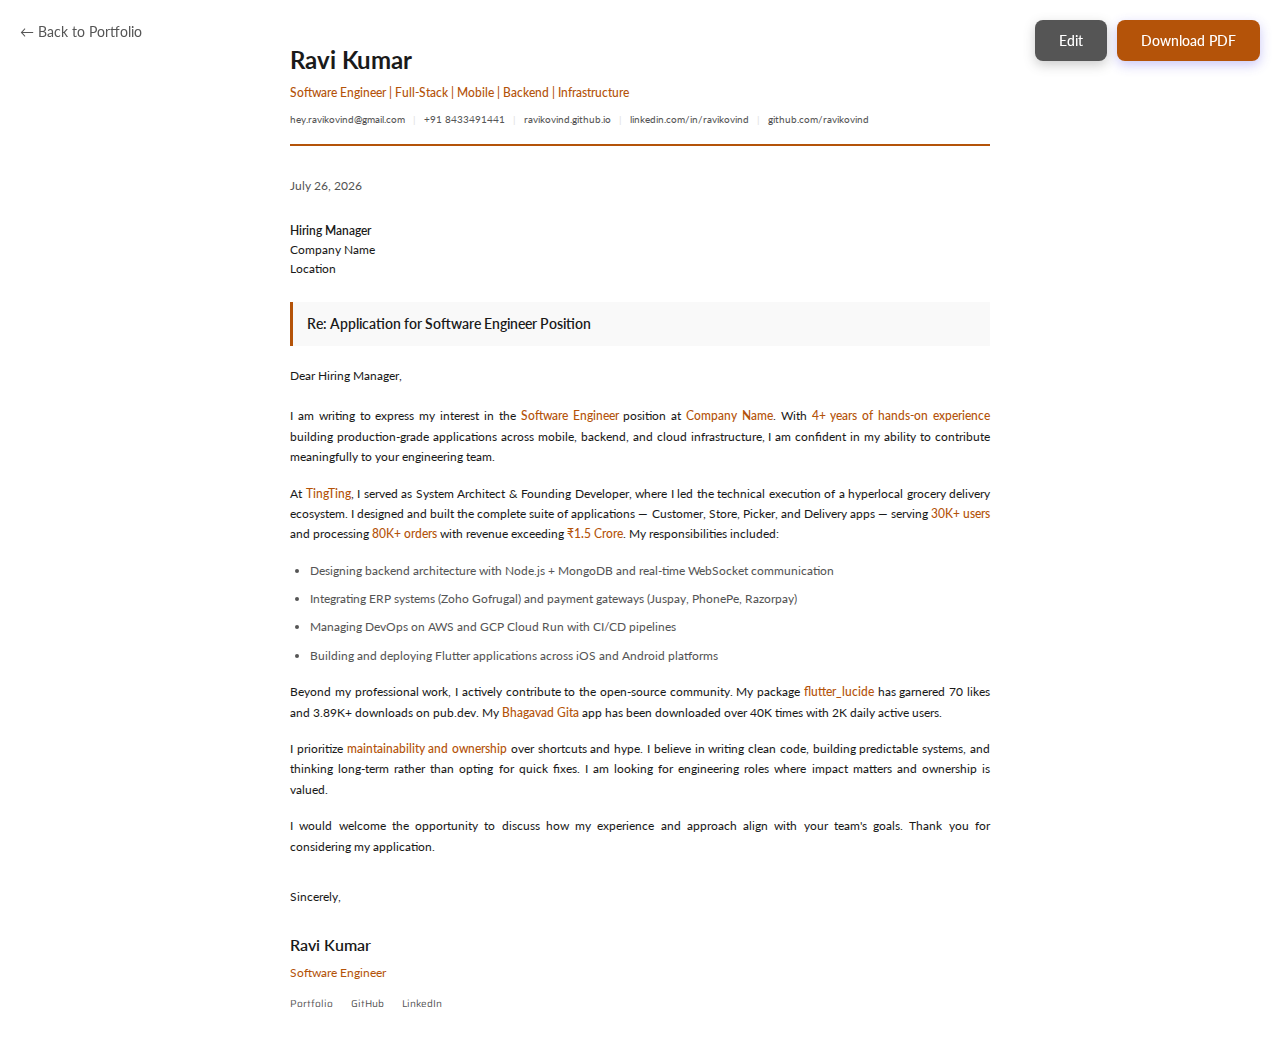
<file: cover-letter.html>
<!DOCTYPE html>
<html lang="en">
  <head>
    <meta charset="UTF-8" />
    <meta name="viewport" content="width=device-width, initial-scale=1.0" />
    <title>Ravi Kumar | Cover Letter</title>
    <link rel="preconnect" href="https://fonts.googleapis.com" />
    <link rel="preconnect" href="https://fonts.gstatic.com" crossorigin />
    <link
      href="https://fonts.googleapis.com/css2?family=Lato:ital,wght@0,300;0,400;0,700;0,900;1,300;1,400;1,700;1,900&family=Saira:wght@300;400;500;600;700&display=swap"
      rel="stylesheet"
    />
    <style>
      * {
        margin: 0;
        padding: 0;
        box-sizing: border-box;
      }

      :root {
        --accent: #B45309;
        --text-primary: #1a1a1a;
        --text-secondary: #555;
        --border: #e0e0e0;
        --bg: #ffffff;
      }

      body {
        font-family: 'Lato', sans-serif;
        font-size: 12px;
        line-height: 1.7;
        color: var(--text-primary);
        background: var(--bg);
        padding: 0;
        margin: 0;
      }

      .cover-letter {
        max-width: 800px;
        margin: 0 auto;
        padding: 40px 50px;
        background: white;
      }

      /* Header */
      .header {
        margin-bottom: 30px;
        padding-bottom: 16px;
        border-bottom: 2px solid var(--accent);
      }

      .name {
        font-size: 24px;
        font-weight: 700;
        color: var(--text-primary);
        margin-bottom: 2px;
      }

      .title {
        font-size: 12px;
        color: var(--accent);
        font-weight: 500;
        margin-bottom: 8px;
      }

      .contact {
        display: flex;
        flex-wrap: nowrap;
        gap: 8px;
        font-size: 10px;
        color: var(--text-secondary);
        white-space: nowrap;
      }

      .contact a {
        color: var(--text-secondary);
        text-decoration: none;
      }

      .contact a:hover {
        color: var(--accent);
      }

      .contact span {
        color: var(--border);
      }

      /* Date & Recipient */
      .date {
        margin-bottom: 24px;
        font-size: 12px;
        color: var(--text-secondary);
      }

      .recipient {
        margin-bottom: 24px;
      }

      .recipient p {
        font-size: 12px;
        line-height: 1.6;
      }

      .recipient .company-name {
        font-weight: 600;
        color: var(--text-primary);
      }

      /* Subject */
      .subject {
        font-size: 14px;
        font-weight: 600;
        color: var(--text-primary);
        margin-bottom: 20px;
        padding: 10px 14px;
        background: #f9f9f9;
        border-left: 3px solid var(--accent);
      }

      /* Body */
      .letter-body {
        margin-bottom: 30px;
      }

      .letter-body p {
        font-size: 12px;
        margin-bottom: 16px;
        text-align: justify;
      }

      .letter-body .greeting {
        margin-bottom: 20px;
      }

      .letter-body .highlight {
        color: var(--accent);
        font-weight: 500;
      }

      .letter-body ul {
        margin: 16px 0 16px 20px;
        color: var(--text-secondary);
      }

      .letter-body li {
        margin-bottom: 8px;
        font-size: 12px;
      }

      /* Signature */
      .signature {
        margin-top: 30px;
      }

      .signature .closing {
        margin-bottom: 24px;
        font-size: 12px;
      }

      .signature .sign-name {
        font-size: 16px;
        font-weight: 600;
        color: var(--text-primary);
        margin-bottom: 4px;
      }

      .signature .sign-title {
        font-size: 12px;
        color: var(--accent);
      }

      .signature .sign-links {
        margin-top: 12px;
        font-family: 'Saira', sans-serif;
        font-size: 10px;
        color: var(--text-secondary);
      }

      .signature .sign-links a {
        color: var(--text-secondary);
        text-decoration: none;
        margin-right: 16px;
      }

      .signature .sign-links a:hover {
        color: var(--accent);
      }

      /* Buttons */
      .action-buttons {
        position: fixed;
        top: 20px;
        right: 20px;
        display: flex;
        gap: 10px;
      }

      .print-btn, .edit-btn {
        padding: 12px 24px;
        background: var(--accent);
        color: white;
        border: none;
        border-radius: 8px;
        font-family: 'Lato', sans-serif;
        font-size: 14px;
        font-weight: 500;
        cursor: pointer;
        box-shadow: 0 4px 12px rgba(79, 70, 229, 0.3);
        transition: all 0.2s;
      }

      .edit-btn {
        background: var(--text-secondary);
        box-shadow: 0 4px 12px rgba(85, 85, 85, 0.3);
      }

      .print-btn:hover, .edit-btn:hover {
        transform: translateY(-2px);
      }

      .print-btn:hover {
        box-shadow: 0 6px 20px rgba(79, 70, 229, 0.4);
      }

      .edit-btn:hover {
        box-shadow: 0 6px 20px rgba(85, 85, 85, 0.4);
      }

      .back-link {
        position: fixed;
        top: 20px;
        left: 20px;
        color: var(--text-secondary);
        text-decoration: none;
        font-size: 14px;
      }

      .back-link:hover {
        color: var(--accent);
      }

      /* Edit Modal */
      .modal-overlay {
        display: none;
        position: fixed;
        top: 0;
        left: 0;
        right: 0;
        bottom: 0;
        background: rgba(0, 0, 0, 0.5);
        z-index: 1000;
        justify-content: center;
        align-items: center;
      }

      .modal-overlay.active {
        display: flex;
      }

      .modal {
        background: white;
        padding: 30px;
        border-radius: 12px;
        max-width: 500px;
        width: 90%;
        max-height: 90vh;
        overflow-y: auto;
      }

      .modal h3 {
        font-size: 18px;
        margin-bottom: 20px;
        color: var(--text-primary);
      }

      .form-group {
        margin-bottom: 16px;
      }

      .form-group label {
        display: block;
        font-size: 12px;
        font-weight: 500;
        margin-bottom: 6px;
        color: var(--text-secondary);
      }

      .form-group input {
        width: 100%;
        padding: 10px 12px;
        border: 1px solid var(--border);
        border-radius: 6px;
        font-family: 'Lato', sans-serif;
        font-size: 14px;
      }

      .form-group input:focus {
        outline: none;
        border-color: var(--accent);
      }

      .modal-buttons {
        display: flex;
        gap: 10px;
        margin-top: 24px;
      }

      .modal-buttons button {
        flex: 1;
        padding: 12px;
        border: none;
        border-radius: 6px;
        font-family: 'Lato', sans-serif;
        font-size: 14px;
        font-weight: 500;
        cursor: pointer;
      }

      .btn-apply {
        background: var(--accent);
        color: white;
      }

      .btn-cancel {
        background: var(--border);
        color: var(--text-primary);
      }

      /* Print Styles */
      @media print {
        body {
          font-size: 11px;
          line-height: 1.5;
          -webkit-print-color-adjust: exact;
          print-color-adjust: exact;
        }

        .cover-letter {
          padding: 15px 25px;
          max-width: 100%;
        }

        .header {
          margin-bottom: 20px;
          padding-bottom: 12px;
        }

        .date {
          margin-bottom: 16px;
        }

        .recipient {
          margin-bottom: 16px;
        }

        .subject {
          margin-bottom: 14px;
          padding: 8px 12px;
        }

        .letter-body {
          margin-bottom: 20px;
        }

        .letter-body p {
          margin-bottom: 12px;
        }

        .letter-body ul {
          margin: 12px 0 12px 16px;
        }

        .letter-body li {
          margin-bottom: 4px;
        }

        .signature {
          margin-top: 20px;
          page-break-inside: avoid;
        }

        .signature .closing {
          margin-bottom: 16px;
        }

        .action-buttons,
        .back-link,
        .modal-overlay {
          display: none !important;
        }

        @page {
          size: A4;
          margin: 8mm;
        }
      }
    </style>
  </head>
  <body>
    <a href="index.html" class="back-link">&larr; Back to Portfolio</a>
    <div class="action-buttons">
      <button class="edit-btn" onclick="openModal()">Edit</button>
      <button class="print-btn" onclick="window.print()">Download PDF</button>
    </div>

    <!-- Edit Modal -->
    <div class="modal-overlay" id="modal">
      <div class="modal">
        <h3>Customize Cover Letter</h3>
        <div class="form-group">
          <label>Hiring Manager Name</label>
          <input type="text" id="input-manager" placeholder="Hiring Manager" />
        </div>
        <div class="form-group">
          <label>Company Name</label>
          <input type="text" id="input-company" placeholder="Company Name" />
        </div>
        <div class="form-group">
          <label>Position</label>
          <input type="text" id="input-position" placeholder="Software Engineer" />
        </div>
        <div class="form-group">
          <label>Location</label>
          <input type="text" id="input-location" placeholder="City, Country" />
        </div>
        <div class="form-group">
          <label>Date</label>
          <input type="text" id="input-date" placeholder="January 2, 2026" />
        </div>
        <div class="modal-buttons">
          <button class="btn-cancel" onclick="closeModal()">Cancel</button>
          <button class="btn-apply" onclick="applyChanges()">Apply & Update URL</button>
        </div>
      </div>
    </div>

    <div class="cover-letter">
      <!-- Header -->
      <header class="header">
          <h1 class="name">Ravi Kumar</h1>
          <p class="title">Software Engineer | Full-Stack | Mobile | Backend | Infrastructure</p>
          <div class="contact">
            <a href="mailto:hey.ravikovind@gmail.com">hey.ravikovind@gmail.com</a>
            <span>|</span>
            <a href="tel:+918433491441">+91 8433491441</a>
            <span>|</span>
            <a href="https://ravikovind.github.io" target="_blank">ravikovind.github.io</a>
            <span>|</span>
            <a href="https://linkedin.com/in/ravikovind" target="_blank">linkedin.com/in/ravikovind</a>
            <span>|</span>
            <a href="https://github.com/ravikovind" target="_blank">github.com/ravikovind</a>
          </div>
      </header>

      <!-- Date -->
      <div class="date" id="letter-date">
        January 2, 2026
      </div>

      <!-- Recipient -->
      <div class="recipient">
        <p class="company-name" id="letter-manager">Hiring Manager</p>
        <p id="letter-company">Company Name</p>
        <p id="letter-location">Location</p>
      </div>

      <!-- Subject -->
      <div class="subject">
        Re: Application for <span id="letter-position">Software Engineer</span> Position
      </div>

      <!-- Letter Body -->
      <div class="letter-body">
        <p class="greeting">Dear <span id="letter-greeting">Hiring Manager</span>,</p>

        <p>
          I am writing to express my interest in the <span class="highlight" id="letter-position-body">Software Engineer</span> position at <span class="highlight" id="letter-company-body">your company</span>. With <span class="highlight">4+ years of hands-on experience</span> building production-grade applications across mobile, backend, and cloud infrastructure, I am confident in my ability to contribute meaningfully to your engineering team.
        </p>

        <p>
          At <span class="highlight">TingTing</span>, I served as System Architect & Founding Developer, where I led the technical execution of a hyperlocal grocery delivery ecosystem. I designed and built the complete suite of applications — Customer, Store, Picker, and Delivery apps — serving <span class="highlight">30K+ users</span> and processing <span class="highlight">80K+ orders</span> with revenue exceeding <span class="highlight">₹1.5 Crore</span>. My responsibilities included:
        </p>

        <ul>
          <li>Designing backend architecture with Node.js + MongoDB and real-time WebSocket communication</li>
          <li>Integrating ERP systems (Zoho Gofrugal) and payment gateways (Juspay, PhonePe, Razorpay)</li>
          <li>Managing DevOps on AWS and GCP Cloud Run with CI/CD pipelines</li>
          <li>Building and deploying Flutter applications across iOS and Android platforms</li>
        </ul>

        <p>
          Beyond my professional work, I actively contribute to the open-source community. My package <span class="highlight">flutter_lucide</span> has garnered 70 likes and 3.89K+ downloads on pub.dev. My <span class="highlight">Bhagavad Gita</span> app has been downloaded over 40K times with 2K daily active users.
        </p>

        <p>
          I prioritize <span class="highlight">maintainability and ownership</span> over shortcuts and hype. I believe in writing clean code, building predictable systems, and thinking long-term rather than opting for quick fixes. I am looking for engineering roles where impact matters and ownership is valued.
        </p>

        <p>
          I would welcome the opportunity to discuss how my experience and approach align with your team's goals. Thank you for considering my application.
        </p>
      </div>

      <!-- Signature -->
      <div class="signature">
        <p class="closing">Sincerely,</p>
        <p class="sign-name">Ravi Kumar</p>
        <p class="sign-title">Software Engineer</p>
        <div class="sign-links">
          <a href="https://ravikovind.github.io">Portfolio</a>
          <a href="https://github.com/ravikovind">GitHub</a>
          <a href="https://linkedin.com/in/ravikovind">LinkedIn</a>
        </div>
      </div>
    </div>

    <script>
      // Get query params
      const params = new URLSearchParams(window.location.search);

      // Default values
      const defaults = {
        manager: 'Hiring Manager',
        company: 'Company Name',
        position: 'Software Engineer',
        companyLocation: 'Location',
        letterDate: new Date().toLocaleDateString('en-US', { year: 'numeric', month: 'long', day: 'numeric' })
      };

      // Get values from params or use defaults
      let currentManager = params.get('manager') || defaults.manager;
      let currentCompany = params.get('company') || defaults.company;
      let currentPosition = params.get('position') || defaults.position;
      let currentLocation = params.get('location') || defaults.companyLocation;
      let currentDate = params.get('date') || defaults.letterDate;

      // Update DOM
      function updateLetter() {
        document.getElementById('letter-date').textContent = currentDate;
        document.getElementById('letter-manager').textContent = currentManager;
        document.getElementById('letter-company').textContent = currentCompany;
        document.getElementById('letter-location').textContent = currentLocation;
        document.getElementById('letter-position').textContent = currentPosition;
        document.getElementById('letter-greeting').textContent = currentManager;
        document.getElementById('letter-position-body').textContent = currentPosition;
        document.getElementById('letter-company-body').textContent = currentCompany;

        // Update page title
        if (currentCompany !== defaults.company) {
          document.title = `Ravi Kumar | Cover Letter - ${currentCompany}`;
        }
      }

      // Modal functions
      function openModal() {
        document.getElementById('modal').classList.add('active');
        document.getElementById('input-manager').value = currentManager;
        document.getElementById('input-company').value = currentCompany;
        document.getElementById('input-position').value = currentPosition;
        document.getElementById('input-location').value = currentLocation;
        document.getElementById('input-date').value = currentDate;
      }

      function closeModal() {
        document.getElementById('modal').classList.remove('active');
      }

      function applyChanges() {
        const newManager = document.getElementById('input-manager').value || defaults.manager;
        const newCompany = document.getElementById('input-company').value || defaults.company;
        const newPosition = document.getElementById('input-position').value || defaults.position;
        const newLocation = document.getElementById('input-location').value || defaults.companyLocation;
        const newDate = document.getElementById('input-date').value || defaults.letterDate;

        // Build new URL with params
        const newParams = new URLSearchParams();
        if (newManager !== defaults.manager) newParams.set('manager', newManager);
        if (newCompany !== defaults.company) newParams.set('company', newCompany);
        if (newPosition !== defaults.position) newParams.set('position', newPosition);
        if (newLocation !== defaults.companyLocation) newParams.set('location', newLocation);
        if (newDate !== defaults.letterDate) newParams.set('date', newDate);

        const newUrl = window.location.pathname + (newParams.toString() ? '?' + newParams.toString() : '');
        window.history.pushState({}, '', newUrl);

        // Update the page
        window.location.reload();
      }

      // Close modal on outside click
      document.getElementById('modal').addEventListener('click', function(e) {
        if (e.target === this) closeModal();
      });

      // Initialize
      updateLetter();
    </script>
  </body>
</html>
</file>
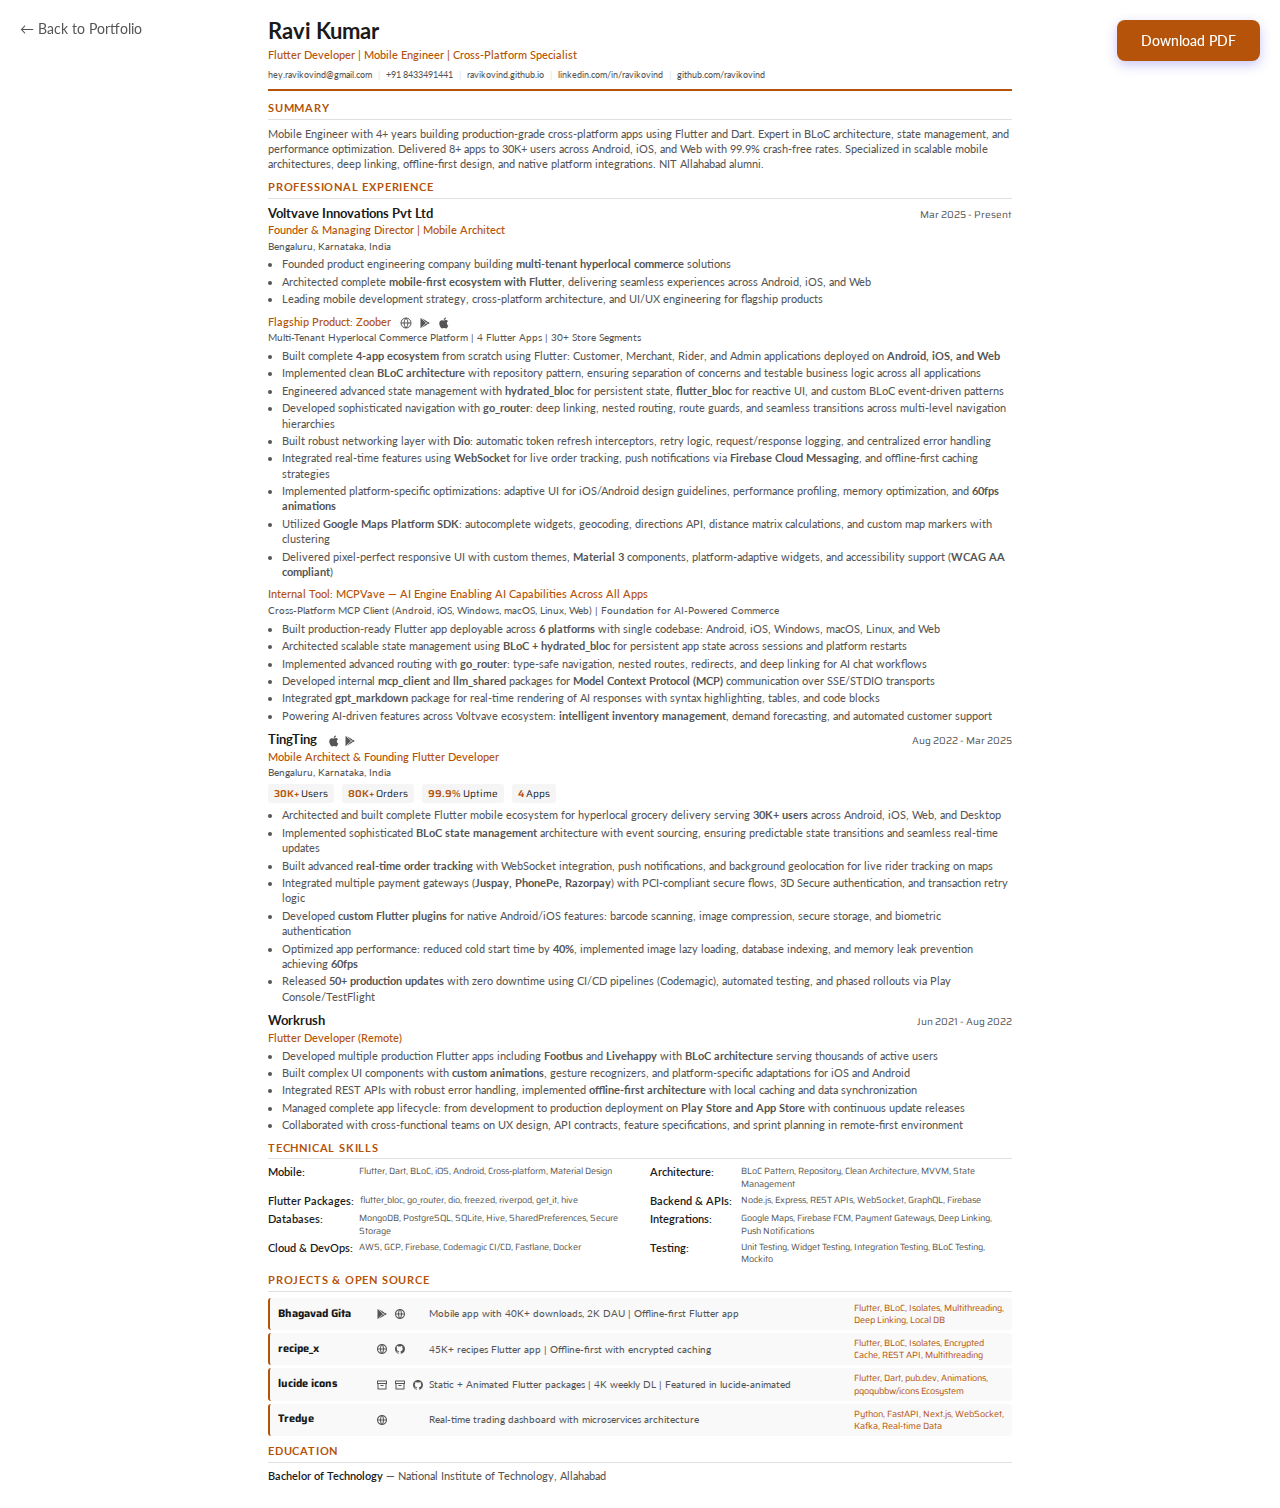
<file: resume-flutter.html>
<!DOCTYPE html>
<html lang="en">
  <head>
    <meta charset="UTF-8" />
    <meta name="viewport" content="width=device-width, initial-scale=1.0" />
    <title>Ravi Kumar | Flutter Developer Resume</title>
    <link rel="preconnect" href="https://fonts.googleapis.com" />
    <link rel="preconnect" href="https://fonts.gstatic.com" crossorigin />
    <link
      href="https://fonts.googleapis.com/css2?family=Lato:ital,wght@0,300;0,400;0,700;0,900;1,300;1,400;1,700;1,900&family=Saira:wght@300;400;500;600;700&display=swap"
      rel="stylesheet"
    />
    <style>
      * {
        margin: 0;
        padding: 0;
        box-sizing: border-box;
      }

      :root {
        --accent: #B45309;
        --text-primary: #1a1a1a;
        --text-secondary: #555;
        --border: #e0e0e0;
        --bg: #ffffff;
      }

      body {
        font-family: 'Lato', sans-serif;
        font-size: 11px;
        line-height: 1.35;
        color: var(--text-primary);
        background: var(--bg);
        padding: 0;
        margin: 0;
      }

      .resume {
        max-width: 800px;
        margin: 0 auto;
        padding: 16px 28px;
        background: white;
      }

      /* Header */
      .header {
        margin-bottom: 10px;
        padding-bottom: 8px;
        border-bottom: 2px solid var(--accent);
      }

      .name {
        font-size: 22px;
        font-weight: 700;
        color: var(--text-primary);
        margin-bottom: 2px;
      }

      .title {
        font-size: 11px;
        color: var(--accent);
        font-weight: 500;
        margin-bottom: 6px;
      }

      .contact {
        display: flex;
        flex-wrap: nowrap;
        gap: 6px;
        font-size: 9px;
        color: var(--text-secondary);
        white-space: nowrap;
      }

      .contact a {
        color: var(--text-secondary);
        text-decoration: none;
      }

      .contact a:hover {
        color: var(--accent);
      }

      .contact span {
        color: var(--border);
      }

      /* Sections */
      .section {
        margin-bottom: 8px;
      }

      .section-title {
        font-size: 11px;
        font-weight: 700;
        text-transform: uppercase;
        letter-spacing: 0.8px;
        color: var(--accent);
        border-bottom: 1px solid var(--border);
        padding-bottom: 3px;
        margin-bottom: 6px;
      }

      /* Summary */
      .summary {
        color: var(--text-secondary);
        line-height: 1.4;
      }

      /* Experience */
      .experience-item {
        margin-bottom: 8px;
      }

      .experience-header {
        display: flex;
        justify-content: space-between;
        align-items: baseline;
        margin-bottom: 1px;
      }

      .company {
        font-size: 13px;
        font-weight: 700;
        color: var(--text-primary);
      }

      .date {
        font-family: 'Saira', sans-serif;
        font-size: 10px;
        color: var(--text-secondary);
      }

      .role {
        font-size: 11px;
        color: var(--accent);
        font-weight: 500;
        margin-bottom: 2px;
      }

      .location {
        font-size: 10px;
        color: var(--text-secondary);
        margin-bottom: 3px;
      }

      .experience-item ul {
        margin-left: 14px;
        color: var(--text-secondary);
        font-size: 11px;
        line-height: 1.4;
      }

      .experience-item li {
        margin-bottom: 2px;
      }

      .stats {
        display: flex;
        gap: 8px;
        margin: 4px 0;
        font-family: 'Saira', sans-serif;
        font-size: 10px;
      }

      .stat {
        background: #f5f5f5;
        padding: 3px 6px;
        border-radius: 3px;
      }

      .stat-value {
        color: var(--accent);
        font-weight: 600;
      }

      /* Skills */
      .skills-grid {
        display: grid;
        grid-template-columns: repeat(2, 1fr);
        gap: 4px 20px;
        font-size: 11px;
      }

      .skill-row {
        display: flex;
        gap: 6px;
      }

      .skill-label {
        font-weight: 600;
        color: var(--text-primary);
        min-width: 85px;
      }

      .skill-value {
        color: var(--text-secondary);
        font-family: 'Saira', sans-serif;
        font-size: 9px;
      }

      /* Projects */
      .projects-list {
        display: flex;
        flex-direction: column;
        gap: 3px;
      }

      .project-row {
        display: grid;
        grid-template-columns: 90px 45px 1fr 150px;
        align-items: center;
        gap: 8px;
        padding: 4px 8px;
        background: #f9f9f9;
        border-radius: 3px;
        border-left: 2px solid var(--accent);
      }

      .project-name {
        font-weight: 700;
        font-family: 'Saira', sans-serif;
        font-size: 11px;
        color: var(--text-primary);
      }

      .project-links {
        display: flex;
        gap: 6px;
        align-items: center;
      }

      .project-links a {
        text-decoration: none;
        color: var(--text-secondary);
        display: flex;
        align-items: center;
        transition: color 0.2s;
      }

      .project-links a:hover {
        color: var(--accent);
      }

      .project-links svg,
      .company a svg {
        width: 12px;
        height: 12px;
        fill: currentColor;
      }

      .project-desc {
        color: var(--text-secondary);
        font-size: 10px;
      }

      .project-tech {
        font-family: 'Saira', sans-serif;
        font-size: 9px;
        color: var(--accent);
        text-align: left;
      }

      /* Education */
      .education-item {
        display: flex;
        justify-content: space-between;
        align-items: baseline;
        font-size: 11px;
      }

      .degree {
        font-weight: 600;
      }

      .school {
        color: var(--text-secondary);
      }

      /* Print Button */
      .print-btn {
        position: fixed;
        top: 20px;
        right: 20px;
        padding: 12px 24px;
        background: var(--accent);
        color: white;
        border: none;
        border-radius: 8px;
        font-family: 'Lato', sans-serif;
        font-size: 14px;
        font-weight: 500;
        cursor: pointer;
        box-shadow: 0 4px 12px rgba(79, 70, 229, 0.3);
        transition: all 0.2s;
      }

      .print-btn:hover {
        transform: translateY(-2px);
        box-shadow: 0 6px 20px rgba(79, 70, 229, 0.4);
      }

      .back-link {
        position: fixed;
        top: 20px;
        left: 20px;
        color: var(--text-secondary);
        text-decoration: none;
        font-size: 14px;
      }

      .back-link:hover {
        color: var(--accent);
      }

      /* Print Styles */
      @media print {
        body {
          font-size: 9px;
          line-height: 1.25;
          -webkit-print-color-adjust: exact;
          print-color-adjust: exact;
        }

        .resume {
          padding: 6px 10px;
          max-width: 100%;
        }

        .print-btn,
        .back-link {
          display: none;
        }

        .section {
          margin-bottom: 4px;
          page-break-inside: avoid;
        }

        .section-title {
          font-size: 9px;
          margin-bottom: 3px;
          padding-bottom: 2px;
        }

        .header {
          margin-bottom: 6px;
          padding-bottom: 5px;
        }

        .name {
          font-size: 18px;
        }

        .title {
          font-size: 9px;
          margin-bottom: 4px;
        }

        .contact {
          font-size: 7.5px;
        }

        .summary {
          font-size: 9px;
          line-height: 1.25;
        }

        .experience-item {
          margin-bottom: 4px;
        }

        .experience-item ul {
          font-size: 9px;
          line-height: 1.25;
          margin-left: 10px;
        }

        .experience-item li {
          margin-bottom: 0.5px;
        }

        .company {
          font-size: 11px;
        }

        .role, .date {
          font-size: 9px;
        }

        .role {
          margin-bottom: 1px;
        }

        .location {
          font-size: 8px;
          margin-bottom: 1px;
        }

        .stats {
          margin: 2px 0;
          gap: 5px;
          font-size: 8px;
        }

        .stat {
          padding: 1px 3px;
        }

        .skills-grid {
          gap: 2px 14px;
          font-size: 9px;
        }

        .skill-value {
          font-size: 7.5px;
        }

        .projects-list {
          gap: 1px;
        }

        .project-row {
          padding: 2px 5px;
          gap: 5px;
        }

        .project-name {
          font-size: 9px;
        }

        .project-desc {
          font-size: 8px;
        }

        .project-tech {
          font-size: 7.5px;
        }

        .project-links svg,
        .company a svg {
          width: 9px;
          height: 9px;
        }

        .education-item {
          font-size: 9px;
        }

        @page {
          size: A4;
          margin: 10mm;
        }
      }
    </style>
  </head>
  <body>
    <a href="index.html" class="back-link">&larr; Back to Portfolio</a>
    <button class="print-btn" onclick="window.print()">Download PDF</button>

    <div class="resume">
      <!-- Header -->
      <header class="header">
        <div class="header-content">
          <h1 class="name">Ravi Kumar</h1>
          <p class="title">Flutter Developer | Mobile Engineer | Cross-Platform Specialist</p>
          <div class="contact">
            <a href="mailto:hey.ravikovind@gmail.com">hey.ravikovind@gmail.com</a>
            <span>|</span>
            <a href="tel:+918433491441">+91 8433491441</a>
            <span>|</span>
            <a href="https://ravikovind.github.io" target="_blank">ravikovind.github.io</a>
            <span>|</span>
            <a href="https://linkedin.com/in/ravikovind" target="_blank">linkedin.com/in/ravikovind</a>
            <span>|</span>
            <a href="https://github.com/ravikovind" target="_blank">github.com/ravikovind</a>
          </div>
        </div>
      </header>

      <!-- Summary -->
      <section class="section">
        <h2 class="section-title">Summary</h2>
        <p class="summary">
          Mobile Engineer with 4+ years building production-grade cross-platform apps using Flutter and Dart. Expert in BLoC architecture, state management, and performance optimization. Delivered 8+ apps to 30K+ users across Android, iOS, and Web with 99.9% crash-free rates. Specialized in scalable mobile architectures, deep linking, offline-first design, and native platform integrations. NIT Allahabad alumni.
        </p>
      </section>

      <!-- Experience -->
      <section class="section">
        <h2 class="section-title">Professional Experience</h2>

        <div class="experience-item">
          <div class="experience-header">
            <span class="company">Voltvave Innovations Pvt Ltd</span>
            <span class="date">Mar 2025 - Present</span>
          </div>
          <p class="role">Founder & Managing Director | Mobile Architect</p>
          <p class="location">Bengaluru, Karnataka, India</p>
          <ul>
            <li>Founded product engineering company building <strong>multi-tenant hyperlocal commerce</strong> solutions</li>
            <li>Architected complete <strong>mobile-first ecosystem with Flutter</strong>, delivering seamless experiences across Android, iOS, and Web</li>
            <li>Leading mobile development strategy, cross-platform architecture, and UI/UX engineering for flagship products</li>
          </ul>
          <p class="role" style="margin-top: 8px;">Flagship Product:
            Zoober
            <a href="https://zoober.in" title="Web App" style="color: var(--text-secondary); margin-left: 6px;"><svg viewBox="0 0 24 24" style="width: 12px; height: 12px; fill: none; stroke: currentColor; stroke-width: 2; vertical-align: middle;"><circle cx="12" cy="12" r="10"/><line x1="2" y1="12" x2="22" y2="12"/><path d="M12 2a15.3 15.3 0 0 1 4 10 15.3 15.3 0 0 1-4 10 15.3 15.3 0 0 1-4-10 15.3 15.3 0 0 1 4-10z"/></svg></a>
            <a href="https://play.google.com/store/apps/details?id=com.voltvave.app" title="Play Store" style="color: var(--text-secondary); margin-left: 4px;"><svg viewBox="0 0 24 24" style="width: 12px; height: 12px; fill: currentColor; vertical-align: middle;"><path d="M3.6097 1.814L13.793 12L3.6108 22.186C3.4178 22.105 3.2487 21.962 3.1356 21.767C3.0474 21.614 3.001 21.442 3.001 21.266V2.735C3.001 2.321 3.2519 1.966 3.6097 1.814ZM14.5 12.707L16.802 15.009L5.865 21.342L14.5 12.707ZM17.699 9.509L20.506 11.135C20.984 11.411 21.147 12.023 20.871 12.501C20.783 12.652 20.657 12.778 20.506 12.866L17.698 14.491L15.207 12L17.699 9.509ZM5.865 2.658L16.803 8.99L14.5 11.293L5.865 2.658Z"/></svg></a>
            <a href="https://apps.apple.com/in/app/zoober-buy-book-delivery/id6742256589" title="App Store" style="color: var(--text-secondary); margin-left: 4px;"><svg viewBox="0 0 24 24" style="width: 12px; height: 12px; fill: currentColor; vertical-align: middle;"><path d="M11.6734 7.222C10.7974 7.222 9.4414 6.226 8.0134 6.262C6.1294 6.286 4.4014 7.354 3.4294 9.046C1.4734 12.442 2.9254 17.458 4.8334 20.218C5.7694 21.562 6.8734 23.074 8.3374 23.026C9.7414 22.966 10.2694 22.114 11.9734 22.114C13.6654 22.114 14.1454 23.026 15.6334 22.99C17.1454 22.966 18.1054 21.622 19.0294 20.266C20.0974 18.706 20.5414 17.194 20.5654 17.11C20.5294 17.098 17.6254 15.982 17.5894 12.622C17.5654 9.814 19.8814 8.47 19.9894 8.41C18.6694 6.478 16.6414 6.262 15.9334 6.214C14.0854 6.07 12.5374 7.222 11.6734 7.222ZM14.7934 4.39C15.5734 3.454 16.0894 2.146 15.9454 0.85C14.8294 0.898 13.4854 1.594 12.6814 2.53C11.9614 3.358 11.3374 4.69 11.5054 5.962C12.7414 6.058 14.0134 5.326 14.7934 4.39Z"/></svg></a>
          </p>
          <p class="location" style="margin-top: 2px;">Multi-Tenant Hyperlocal Commerce Platform | 4 Flutter Apps | 30+ Store Segments</p>
          <ul>
            <li>Built complete <strong>4-app ecosystem</strong> from scratch using Flutter: Customer, Merchant, Rider, and Admin applications deployed on <strong>Android, iOS, and Web</strong></li>
            <li>Implemented clean <strong>BLoC architecture</strong> with repository pattern, ensuring separation of concerns and testable business logic across all applications</li>
            <li>Engineered advanced state management with <strong>hydrated_bloc</strong> for persistent state, <strong>flutter_bloc</strong> for reactive UI, and custom BLoC event-driven patterns</li>
            <li>Developed sophisticated navigation with <strong>go_router</strong>: deep linking, nested routing, route guards, and seamless transitions across multi-level navigation hierarchies</li>
            <li>Built robust networking layer with <strong>Dio</strong>: automatic token refresh interceptors, retry logic, request/response logging, and centralized error handling</li>
            <li>Integrated real-time features using <strong>WebSocket</strong> for live order tracking, push notifications via <strong>Firebase Cloud Messaging</strong>, and offline-first caching strategies</li>
            <li>Implemented platform-specific optimizations: adaptive UI for iOS/Android design guidelines, performance profiling, memory optimization, and <strong>60fps animations</strong></li>
            <li>Utilized <strong>Google Maps Platform SDK</strong>: autocomplete widgets, geocoding, directions API, distance matrix calculations, and custom map markers with clustering</li>
            <li>Delivered pixel-perfect responsive UI with custom themes, <strong>Material 3</strong> components, platform-adaptive widgets, and accessibility support (<strong>WCAG AA compliant</strong>)</li>
          </ul>
          <p class="role" style="margin-top: 8px;">Internal Tool: MCPVave — AI Engine Enabling AI Capabilities Across All Apps</p>
          <p class="location" style="margin-top: 2px;">Cross-Platform MCP Client (Android, iOS, Windows, macOS, Linux, Web) | Foundation for AI-Powered Commerce</p>
          <ul>
            <li>Built production-ready Flutter app deployable across <strong>6 platforms</strong> with single codebase: Android, iOS, Windows, macOS, Linux, and Web</li>
            <li>Architected scalable state management using <strong>BLoC + hydrated_bloc</strong> for persistent app state across sessions and platform restarts</li>
            <li>Implemented advanced routing with <strong>go_router</strong>: type-safe navigation, nested routes, redirects, and deep linking for AI chat workflows</li>
            <li>Developed internal <strong>mcp_client</strong> and <strong>llm_shared</strong> packages for <strong>Model Context Protocol (MCP)</strong> communication over SSE/STDIO transports</li>
            <li>Integrated <strong>gpt_markdown</strong> package for real-time rendering of AI responses with syntax highlighting, tables, and code blocks</li>
            <li>Powering AI-driven features across Voltvave ecosystem: <strong>intelligent inventory management</strong>, demand forecasting, and automated customer support</li>
          </ul>
        </div>

        <div class="experience-item">
          <div class="experience-header">
            <span class="company">TingTing <a href="https://apps.apple.com/in/app/tingting-groceries-in-mins/id6464051281" title="App Store" style="color: var(--text-secondary); margin-left: 8px;"><svg viewBox="0 0 24 24" style="width: 12px; height: 12px; fill: currentColor; vertical-align: middle;"><path d="M11.6734 7.222C10.7974 7.222 9.4414 6.226 8.0134 6.262C6.1294 6.286 4.4014 7.354 3.4294 9.046C1.4734 12.442 2.9254 17.458 4.8334 20.218C5.7694 21.562 6.8734 23.074 8.3374 23.026C9.7414 22.966 10.2694 22.114 11.9734 22.114C13.6654 22.114 14.1454 23.026 15.6334 22.99C17.1454 22.966 18.1054 21.622 19.0294 20.266C20.0974 18.706 20.5414 17.194 20.5654 17.11C20.5294 17.098 17.6254 15.982 17.5894 12.622C17.5654 9.814 19.8814 8.47 19.9894 8.41C18.6694 6.478 16.6414 6.262 15.9334 6.214C14.0854 6.07 12.5374 7.222 11.6734 7.222ZM14.7934 4.39C15.5734 3.454 16.0894 2.146 15.9454 0.85C14.8294 0.898 13.4854 1.594 12.6814 2.53C11.9614 3.358 11.3374 4.69 11.5054 5.962C12.7414 6.058 14.0134 5.326 14.7934 4.39Z"/></svg></a><a href="https://play.google.com/store/apps/details?id=com.tingtingnow.app" title="Play Store" style="color: var(--text-secondary); margin-left: 4px;"><svg viewBox="0 0 24 24" style="width: 12px; height: 12px; fill: currentColor; vertical-align: middle;"><path d="M3.6097 1.814L13.793 12L3.6108 22.186C3.4178 22.105 3.2487 21.962 3.1356 21.767C3.0474 21.614 3.001 21.442 3.001 21.266V2.735C3.001 2.321 3.2519 1.966 3.6097 1.814ZM14.5 12.707L16.802 15.009L5.865 21.342L14.5 12.707ZM17.699 9.509L20.506 11.135C20.984 11.411 21.147 12.023 20.871 12.501C20.783 12.652 20.657 12.778 20.506 12.866L17.698 14.491L15.207 12L17.699 9.509ZM5.865 2.658L16.803 8.99L14.5 11.293L5.865 2.658Z"/></svg></a></span>
            <span class="date">Aug 2022 - Mar 2025</span>
          </div>
          <p class="role">Mobile Architect & Founding Flutter Developer</p>
          <p class="location">Bengaluru, Karnataka, India</p>
          <div class="stats">
            <span class="stat"><span class="stat-value">30K+</span> Users</span>
            <span class="stat"><span class="stat-value">80K+</span> Orders</span>
            <span class="stat"><span class="stat-value">99.9%</span> Uptime</span>
            <span class="stat"><span class="stat-value">4</span> Apps</span>
          </div>
          <ul>
            <li>Architected and built complete Flutter mobile ecosystem for hyperlocal grocery delivery serving <strong>30K+ users</strong> across Android, iOS, Web, and Desktop</li>
            <li>Implemented sophisticated <strong>BLoC state management</strong> architecture with event sourcing, ensuring predictable state transitions and seamless real-time updates</li>
            <li>Built advanced <strong>real-time order tracking</strong> with WebSocket integration, push notifications, and background geolocation for live rider tracking on maps</li>
            <li>Integrated multiple payment gateways (<strong>Juspay, PhonePe, Razorpay</strong>) with PCI-compliant secure flows, 3D Secure authentication, and transaction retry logic</li>
            <li>Developed <strong>custom Flutter plugins</strong> for native Android/iOS features: barcode scanning, image compression, secure storage, and biometric authentication</li>
            <li>Optimized app performance: reduced cold start time by <strong>40%</strong>, implemented image lazy loading, database indexing, and memory leak prevention achieving <strong>60fps</strong></li>
            <li>Released <strong>50+ production updates</strong> with zero downtime using CI/CD pipelines (Codemagic), automated testing, and phased rollouts via Play Console/TestFlight</li>
          </ul>
        </div>

        <div class="experience-item">
          <div class="experience-header">
            <span class="company">Workrush</span>
            <span class="date">Jun 2021 - Aug 2022</span>
          </div>
          <p class="role">Flutter Developer (Remote)</p>
          <ul>
            <li>Developed multiple production Flutter apps including <strong>Footbus</strong> and <strong>Livehappy</strong> with <strong>BLoC architecture</strong> serving thousands of active users</li>
            <li>Built complex UI components with <strong>custom animations</strong>, gesture recognizers, and platform-specific adaptations for iOS and Android</li>
            <li>Integrated REST APIs with robust error handling, implemented <strong>offline-first architecture</strong> with local caching and data synchronization</li>
            <li>Managed complete app lifecycle: from development to production deployment on <strong>Play Store and App Store</strong> with continuous update releases</li>
            <li>Collaborated with cross-functional teams on UX design, API contracts, feature specifications, and sprint planning in remote-first environment</li>
          </ul>
        </div>
      </section>

      <!-- Skills -->
      <section class="section">
        <h2 class="section-title">Technical Skills</h2>
        <div class="skills-grid">
          <div class="skill-row">
            <span class="skill-label">Mobile:</span>
            <span class="skill-value">Flutter, Dart, BLoC, iOS, Android, Cross-platform, Material Design</span>
          </div>
          <div class="skill-row">
            <span class="skill-label">Architecture:</span>
            <span class="skill-value">BLoC Pattern, Repository, Clean Architecture, MVVM, State Management</span>
          </div>
          <div class="skill-row">
            <span class="skill-label">Flutter Packages:</span>
            <span class="skill-value">flutter_bloc, go_router, dio, freezed, riverpod, get_it, hive</span>
          </div>
          <div class="skill-row">
            <span class="skill-label">Backend & APIs:</span>
            <span class="skill-value">Node.js, Express, REST APIs, WebSocket, GraphQL, Firebase</span>
          </div>
          <div class="skill-row">
            <span class="skill-label">Databases:</span>
            <span class="skill-value">MongoDB, PostgreSQL, SQLite, Hive, SharedPreferences, Secure Storage</span>
          </div>
          <div class="skill-row">
            <span class="skill-label">Integrations:</span>
            <span class="skill-value">Google Maps, Firebase FCM, Payment Gateways, Deep Linking, Push Notifications</span>
          </div>
          <div class="skill-row">
            <span class="skill-label">Cloud & DevOps:</span>
            <span class="skill-value">AWS, GCP, Firebase, Codemagic CI/CD, Fastlane, Docker</span>
          </div>
          <div class="skill-row">
            <span class="skill-label">Testing:</span>
            <span class="skill-value">Unit Testing, Widget Testing, Integration Testing, BLoC Testing, Mockito</span>
          </div>
        </div>
      </section>

      <!-- Projects & Open Source -->
      <section class="section">
        <h2 class="section-title">Projects & Open Source</h2>

        <div class="projects-list">
          <div class="project-row">
            <span class="project-name">Bhagavad Gita</span>
            <span class="project-links">
              <a href="https://play.google.com/store/apps/details?id=com.gita" title="Play Store"><svg viewBox="0 0 24 24"><path d="M3.6097 1.814L13.793 12L3.6108 22.186C3.4178 22.105 3.2487 21.962 3.1356 21.767C3.0474 21.614 3.001 21.442 3.001 21.266V2.735C3.001 2.321 3.2519 1.966 3.6097 1.814ZM14.5 12.707L16.802 15.009L5.865 21.342L14.5 12.707ZM17.699 9.509L20.506 11.135C20.984 11.411 21.147 12.023 20.871 12.501C20.783 12.652 20.657 12.778 20.506 12.866L17.698 14.491L15.207 12L17.699 9.509ZM5.865 2.658L16.803 8.99L14.5 11.293L5.865 2.658Z"/></svg></a>
              <a href="https://bhagavad-gita-india.web.app/" title="Web"><svg viewBox="0 0 24 24"><path d="M12 22C6.477 22 2 17.523 2 12S6.477 2 12 2s10 4.477 10 10-4.477 10-10 10zM9.71 19.667C8.747 17.626 8.157 15.374 8.027 13H4.062c.396 3.177 2.654 5.775 5.648 6.667zM10.031 13c.15 2.439.847 4.73 1.969 6.752 1.122-2.022 1.819-4.313 1.969-6.752h-3.938zm9.907 0h-3.965c-.13 2.374-.72 4.626-1.683 6.667 2.994-.892 5.252-3.49 5.648-6.667zM4.062 11h3.965c.13-2.374.72-4.626 1.683-6.667C6.716 5.225 4.458 7.823 4.062 11zm5.969 0h3.938c-.15-2.439-.847-4.73-1.969-6.752C10.878 6.27 10.181 8.561 10.031 11zm4.259-6.667c.963 2.041 1.553 4.293 1.683 6.667h3.965c-.396-3.177-2.654-5.775-5.648-6.667z"/></svg></a>
            </span>
            <span class="project-desc">Mobile app with 40K+ downloads, 2K DAU | Offline-first Flutter app</span>
            <span class="project-tech">Flutter, BLoC, Isolates, Multithreading, Deep Linking, Local DB</span>
          </div>

          <div class="project-row">
            <span class="project-name">recipe_x</span>
            <span class="project-links">
              <a href="https://ravikovind.github.io/recipe_x/" title="Web"><svg viewBox="0 0 24 24"><path d="M12 22C6.477 22 2 17.523 2 12S6.477 2 12 2s10 4.477 10 10-4.477 10-10 10zM9.71 19.667C8.747 17.626 8.157 15.374 8.027 13H4.062c.396 3.177 2.654 5.775 5.648 6.667zM10.031 13c.15 2.439.847 4.73 1.969 6.752 1.122-2.022 1.819-4.313 1.969-6.752h-3.938zm9.907 0h-3.965c-.13 2.374-.72 4.626-1.683 6.667 2.994-.892 5.252-3.49 5.648-6.667zM4.062 11h3.965c.13-2.374.72-4.626 1.683-6.667C6.716 5.225 4.458 7.823 4.062 11zm5.969 0h3.938c-.15-2.439-.847-4.73-1.969-6.752C10.878 6.27 10.181 8.561 10.031 11zm4.259-6.667c.963 2.041 1.553 4.293 1.683 6.667h3.965c-.396-3.177-2.654-5.775-5.648-6.667z"/></svg></a>
              <a href="https://github.com/ravikovind/recipe_x" title="GitHub"><svg viewBox="0 0 24 24"><path d="M12.001 2C6.476 2 2.001 6.475 2.001 12c0 4.425 2.862 8.163 6.838 9.488.5.087.688-.213.688-.476 0-.238-.013-.987-.013-1.85-2.512.463-3.163-.612-3.363-1.175-.113-.288-.6-1.175-1.025-1.413-.35-.187-.85-.65-.013-.662.788-.013 1.35.725 1.538 1.025.9 1.512 2.338 1.087 2.912.825.088-.65.35-1.088.637-1.338-2.225-.25-4.55-1.112-4.55-4.937 0-1.088.387-1.987.025-2.688-.1-.25-.45-1.275.1-2.65 0 0 .837-.263 2.75 1.025.8-.225 1.65-.338 2.5-.338s1.7.113 2.5.338c1.912-1.3 2.75-1.025 2.75-1.025.55 1.375.2 2.4.1 2.65.625.7 1.012 1.587 1.012 2.688 0 3.837-2.337 4.687-4.562 4.937.362.313.675.912.675 1.85 0 1.337-.013 2.412-.013 2.75 0 .263.188.575.688.475C19.138 20.163 22 16.413 22 12c0-5.525-4.475-10-10-10z"/></svg></a>
            </span>
            <span class="project-desc">45K+ recipes Flutter app | Offline-first with encrypted caching</span>
            <span class="project-tech">Flutter, BLoC, Isolates, Encrypted Cache, REST API, Multithreading</span>
          </div>

          <div class="project-row">
            <span class="project-name">lucide icons</span>
            <span class="project-links">
              <a href="https://pub.dev/packages/flutter_lucide" title="flutter_lucide"><svg viewBox="0 0 24 24"><path d="M3 10H2V4.003C2 3.449 2.455 3 2.992 3h18.016C21.556 3 22 3.438 22 4.003V10h-1v10.002c0 .553-.455 1-1.007 1H4.007A1.001 1.001 0 0 1 3 20.002V10zm16 0H5v9h14v-9zM4 5v3h16V5H4zm5 7h6v2H9v-2z"/></svg></a>
              <a href="https://pub.dev/packages/flutter_lucide_animated" title="flutter_lucide_animated"><svg viewBox="0 0 24 24"><path d="M3 10H2V4.003C2 3.449 2.455 3 2.992 3h18.016C21.556 3 22 3.438 22 4.003V10h-1v10.002c0 .553-.455 1-1.007 1H4.007A1.001 1.001 0 0 1 3 20.002V10zm16 0H5v9h14v-9zM4 5v3h16V5H4zm5 7h6v2H9v-2z"/></svg></a>
              <a href="https://github.com/pqoqubbw/icons" title="Featured in pqoqubbw/icons"><svg viewBox="0 0 24 24"><path d="M12.001 2C6.476 2 2.001 6.475 2.001 12c0 4.425 2.862 8.163 6.838 9.488.5.087.688-.213.688-.476 0-.238-.013-1.02-.013-1.85-2.512.463-3.163-.612-3.363-1.175-.113-.288-.6-1.175-1.025-1.413-.35-.187-.85-.65-.013-.662.788-.013 1.35.725 1.538 1.025.9 1.512 2.338 1.087 2.912.825.088-.65.35-1.088.637-1.338-2.225-.25-4.55-1.112-4.55-4.937 0-1.088.387-1.987 1.025-2.688-.1-.25-.45-1.275.1-2.65 0 0 .837-.263 2.75 1.025.8-.225 1.65-.338 2.5-.338s1.7.113 2.5.338c1.912-1.3 2.75-1.025 2.75-1.025.55 1.375.2 2.4.1 2.65.637.7 1.025 1.587 1.025 2.688 0 3.837-2.337 4.687-4.562 4.937.362.313.675.912.675 1.85 0 1.337-.013 2.412-.013 2.75 0 .263.188.575.688.475C19.138 20.163 22 16.413 22 12c0-5.525-4.475-10-10-10z"/></svg></a>
            </span>
            <span class="project-desc">Static + Animated Flutter packages | 4K weekly DL | Featured in lucide-animated</span>
            <span class="project-tech">Flutter, Dart, pub.dev, Animations, pqoqubbw/icons Ecosystem</span>
          </div>

          <div class="project-row">
            <span class="project-name">Tredye</span>
            <span class="project-links">
              <a href="https://tredye.com" title="Web"><svg viewBox="0 0 24 24"><path d="M12 22C6.477 22 2 17.523 2 12S6.477 2 12 2s10 4.477 10 10-4.477 10-10 10zM9.71 19.667C8.747 17.626 8.157 15.374 8.027 13H4.062c.396 3.177 2.654 5.775 5.648 6.667zM10.031 13c.15 2.439.847 4.73 1.969 6.752 1.122-2.022 1.819-4.313 1.969-6.752h-3.938zm9.907 0h-3.965c-.13 2.374-.72 4.626-1.683 6.667 2.994-.892 5.252-3.49 5.648-6.667zM4.062 11h3.965c.13-2.374.72-4.626 1.683-6.667C6.716 5.225 4.458 7.823 4.062 11zm5.969 0h3.938c-.15-2.439-.847-4.73-1.969-6.752C10.878 6.27 10.181 8.561 10.031 11zm4.259-6.667c.963 2.041 1.553 4.293 1.683 6.667h3.965c-.396-3.177-2.654-5.775-5.648-6.667z"/></svg></a>
            </span>
            <span class="project-desc">Real-time trading dashboard with microservices architecture</span>
            <span class="project-tech">Python, FastAPI, Next.js, WebSocket, Kafka, Real-time Data</span>
          </div>
        </div>
      </section>

      <!-- Education -->
      <section class="section">
        <h2 class="section-title">Education</h2>
        <div class="education-item">
          <div>
            <span class="degree">Bachelor of Technology</span>
            <span class="school"> — National Institute of Technology, Allahabad</span>
          </div>
        </div>
      </section>
    </div>
  </body>
</html>
</file>
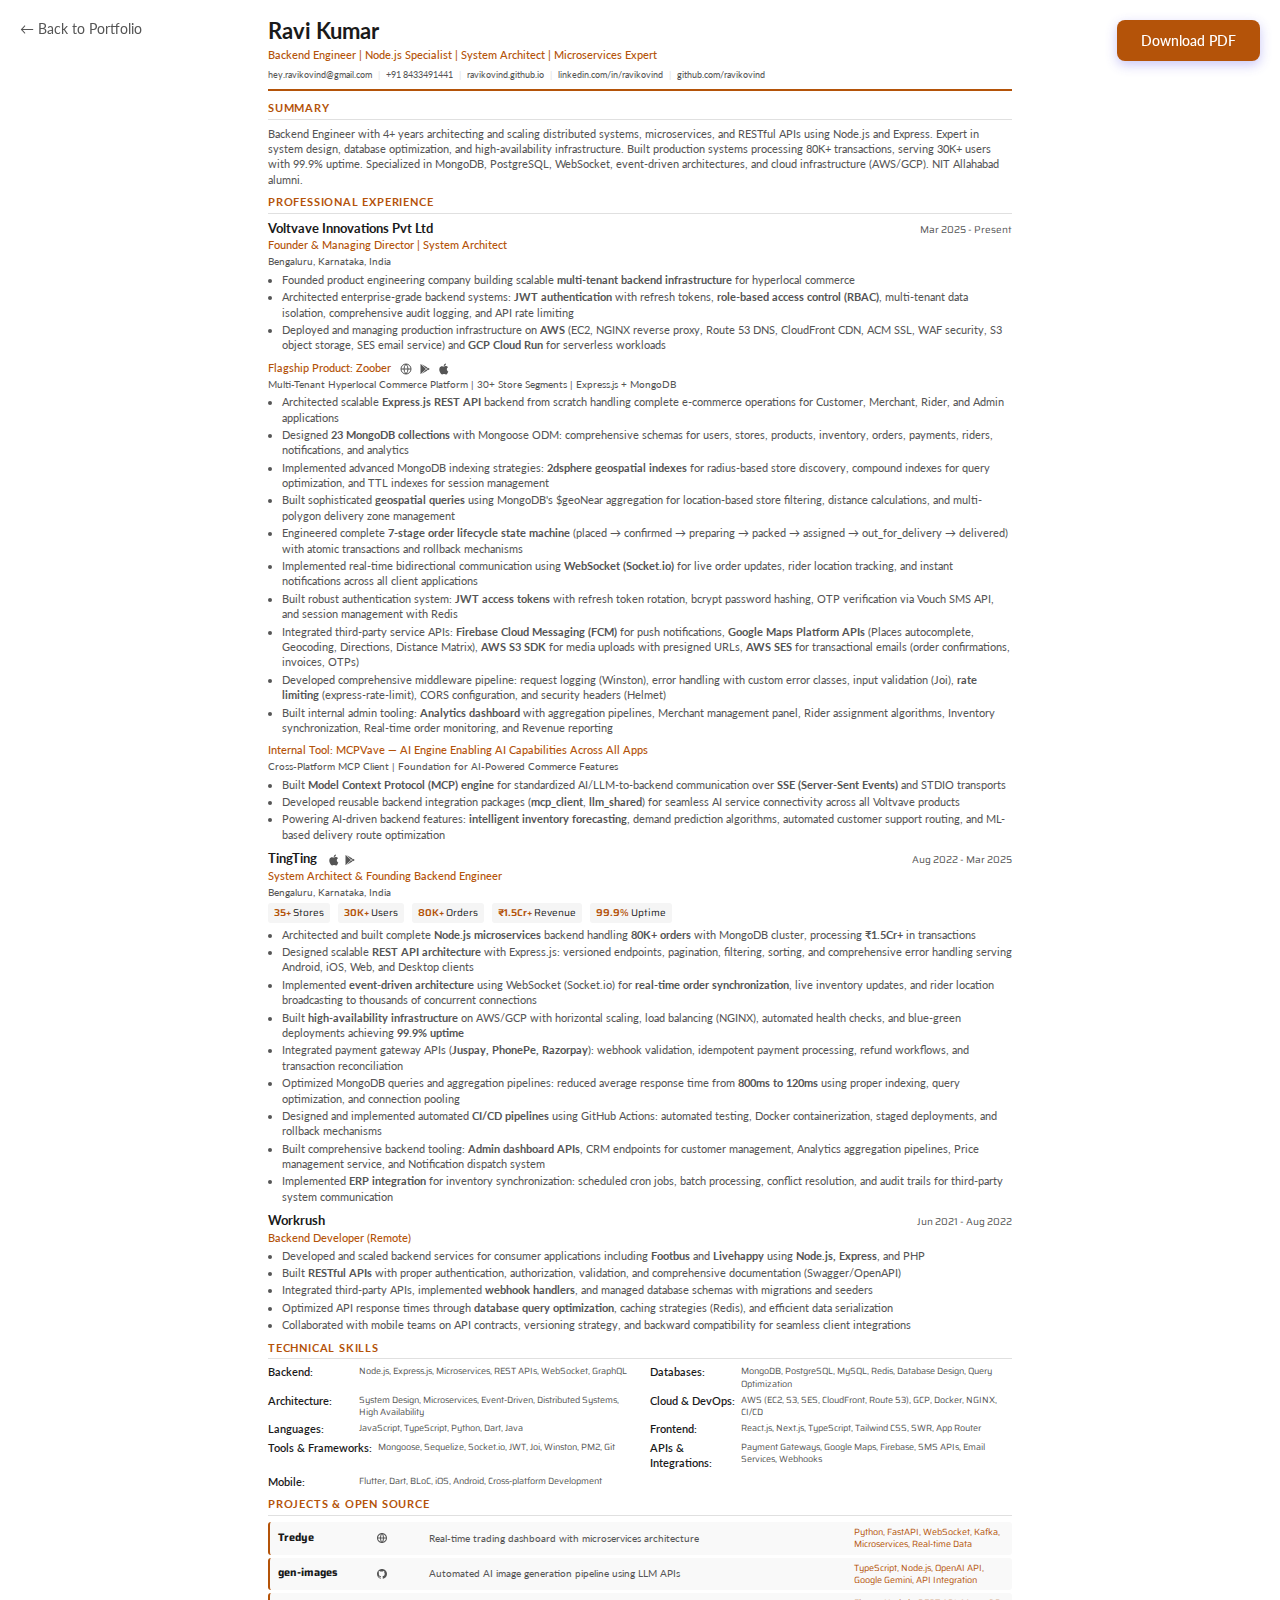
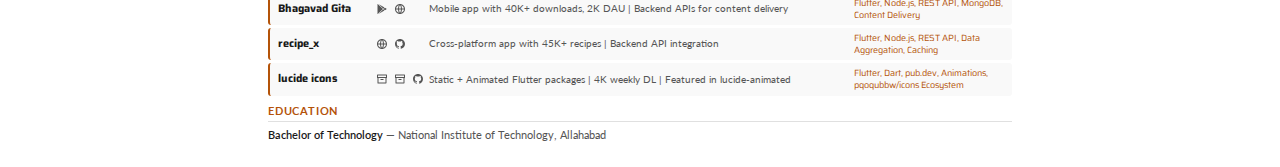
<file: resume-nodejs.html>
<!DOCTYPE html>
<html lang="en">
  <head>
    <meta charset="UTF-8" />
    <meta name="viewport" content="width=device-width, initial-scale=1.0" />
    <title>Ravi Kumar | Backend Engineer Resume</title>
    <link rel="preconnect" href="https://fonts.googleapis.com" />
    <link rel="preconnect" href="https://fonts.gstatic.com" crossorigin />
    <link
      href="https://fonts.googleapis.com/css2?family=Lato:ital,wght@0,300;0,400;0,700;0,900;1,300;1,400;1,700;1,900&family=Saira:wght@300;400;500;600;700&display=swap"
      rel="stylesheet"
    />
    <style>
      * {
        margin: 0;
        padding: 0;
        box-sizing: border-box;
      }

      :root {
        --accent: #B45309;
        --text-primary: #1a1a1a;
        --text-secondary: #555;
        --border: #e0e0e0;
        --bg: #ffffff;
      }

      body {
        font-family: 'Lato', sans-serif;
        font-size: 11px;
        line-height: 1.35;
        color: var(--text-primary);
        background: var(--bg);
        padding: 0;
        margin: 0;
      }

      .resume {
        max-width: 800px;
        margin: 0 auto;
        padding: 16px 28px;
        background: white;
      }

      /* Header */
      .header {
        margin-bottom: 10px;
        padding-bottom: 8px;
        border-bottom: 2px solid var(--accent);
      }

      .name {
        font-size: 22px;
        font-weight: 700;
        color: var(--text-primary);
        margin-bottom: 2px;
      }

      .title {
        font-size: 11px;
        color: var(--accent);
        font-weight: 500;
        margin-bottom: 6px;
      }

      .contact {
        display: flex;
        flex-wrap: nowrap;
        gap: 6px;
        font-size: 9px;
        color: var(--text-secondary);
        white-space: nowrap;
      }

      .contact a {
        color: var(--text-secondary);
        text-decoration: none;
      }

      .contact a:hover {
        color: var(--accent);
      }

      .contact span {
        color: var(--border);
      }

      /* Sections */
      .section {
        margin-bottom: 8px;
      }

      .section-title {
        font-size: 11px;
        font-weight: 700;
        text-transform: uppercase;
        letter-spacing: 0.8px;
        color: var(--accent);
        border-bottom: 1px solid var(--border);
        padding-bottom: 3px;
        margin-bottom: 6px;
      }

      /* Summary */
      .summary {
        color: var(--text-secondary);
        line-height: 1.4;
      }

      /* Experience */
      .experience-item {
        margin-bottom: 8px;
      }

      .experience-header {
        display: flex;
        justify-content: space-between;
        align-items: baseline;
        margin-bottom: 1px;
      }

      .company {
        font-size: 13px;
        font-weight: 700;
        color: var(--text-primary);
      }

      .date {
        font-family: 'Saira', sans-serif;
        font-size: 10px;
        color: var(--text-secondary);
      }

      .role {
        font-size: 11px;
        color: var(--accent);
        font-weight: 500;
        margin-bottom: 2px;
      }

      .location {
        font-size: 10px;
        color: var(--text-secondary);
        margin-bottom: 3px;
      }

      .experience-item ul {
        margin-left: 14px;
        color: var(--text-secondary);
        font-size: 11px;
        line-height: 1.4;
      }

      .experience-item li {
        margin-bottom: 2px;
      }

      .stats {
        display: flex;
        gap: 8px;
        margin: 4px 0;
        font-family: 'Saira', sans-serif;
        font-size: 10px;
      }

      .stat {
        background: #f5f5f5;
        padding: 3px 6px;
        border-radius: 3px;
      }

      .stat-value {
        color: var(--accent);
        font-weight: 600;
      }

      /* Skills */
      .skills-grid {
        display: grid;
        grid-template-columns: repeat(2, 1fr);
        gap: 4px 20px;
        font-size: 11px;
      }

      .skill-row {
        display: flex;
        gap: 6px;
      }

      .skill-label {
        font-weight: 600;
        color: var(--text-primary);
        min-width: 85px;
      }

      .skill-value {
        color: var(--text-secondary);
        font-family: 'Saira', sans-serif;
        font-size: 9px;
      }

      /* Projects */
      .projects-list {
        display: flex;
        flex-direction: column;
        gap: 3px;
      }

      .project-row {
        display: grid;
        grid-template-columns: 90px 45px 1fr 150px;
        align-items: center;
        gap: 8px;
        padding: 4px 8px;
        background: #f9f9f9;
        border-radius: 3px;
        border-left: 2px solid var(--accent);
      }

      .project-name {
        font-weight: 700;
        font-family: 'Saira', sans-serif;
        font-size: 11px;
        color: var(--text-primary);
      }

      .project-links {
        display: flex;
        gap: 6px;
        align-items: center;
      }

      .project-links a {
        text-decoration: none;
        color: var(--text-secondary);
        display: flex;
        align-items: center;
        transition: color 0.2s;
      }

      .project-links a:hover {
        color: var(--accent);
      }

      .project-links svg,
      .company a svg {
        width: 12px;
        height: 12px;
        fill: currentColor;
      }

      .project-desc {
        color: var(--text-secondary);
        font-size: 10px;
      }

      .project-tech {
        font-family: 'Saira', sans-serif;
        font-size: 9px;
        color: var(--accent);
        text-align: left;
      }

      /* Education */
      .education-item {
        display: flex;
        justify-content: space-between;
        align-items: baseline;
        font-size: 11px;
      }

      .degree {
        font-weight: 600;
      }

      .school {
        color: var(--text-secondary);
      }

      /* Print Button */
      .print-btn {
        position: fixed;
        top: 20px;
        right: 20px;
        padding: 12px 24px;
        background: var(--accent);
        color: white;
        border: none;
        border-radius: 8px;
        font-family: 'Lato', sans-serif;
        font-size: 14px;
        font-weight: 500;
        cursor: pointer;
        box-shadow: 0 4px 12px rgba(79, 70, 229, 0.3);
        transition: all 0.2s;
      }

      .print-btn:hover {
        transform: translateY(-2px);
        box-shadow: 0 6px 20px rgba(79, 70, 229, 0.4);
      }

      .back-link {
        position: fixed;
        top: 20px;
        left: 20px;
        color: var(--text-secondary);
        text-decoration: none;
        font-size: 14px;
      }

      .back-link:hover {
        color: var(--accent);
      }

      /* Print Styles */
      @media print {
        body {
          font-size: 9px;
          line-height: 1.25;
          -webkit-print-color-adjust: exact;
          print-color-adjust: exact;
        }

        .resume {
          padding: 6px 10px;
          max-width: 100%;
        }

        .print-btn,
        .back-link {
          display: none;
        }

        .section {
          margin-bottom: 4px;
          page-break-inside: avoid;
        }

        .section-title {
          font-size: 9px;
          margin-bottom: 3px;
          padding-bottom: 2px;
        }

        .header {
          margin-bottom: 6px;
          padding-bottom: 5px;
        }

        .name {
          font-size: 18px;
        }

        .title {
          font-size: 9px;
          margin-bottom: 4px;
        }

        .contact {
          font-size: 7.5px;
        }

        .summary {
          font-size: 9px;
          line-height: 1.25;
        }

        .experience-item {
          margin-bottom: 4px;
        }

        .experience-item ul {
          font-size: 9px;
          line-height: 1.25;
          margin-left: 10px;
        }

        .experience-item li {
          margin-bottom: 0.5px;
        }

        .company {
          font-size: 11px;
        }

        .role, .date {
          font-size: 9px;
        }

        .role {
          margin-bottom: 1px;
        }

        .location {
          font-size: 8px;
          margin-bottom: 1px;
        }

        .stats {
          margin: 2px 0;
          gap: 5px;
          font-size: 8px;
        }

        .stat {
          padding: 1px 3px;
        }

        .skills-grid {
          gap: 2px 14px;
          font-size: 9px;
        }

        .skill-value {
          font-size: 7.5px;
        }

        .projects-list {
          gap: 1px;
        }

        .project-row {
          padding: 2px 5px;
          gap: 5px;
        }

        .project-name {
          font-size: 9px;
        }

        .project-desc {
          font-size: 8px;
        }

        .project-tech {
          font-size: 7.5px;
        }

        .project-links svg,
        .company a svg {
          width: 9px;
          height: 9px;
        }

        .education-item {
          font-size: 9px;
        }

        @page {
          size: A4;
          margin: 10mm;
        }
      }
    </style>
  </head>
  <body>
    <a href="index.html" class="back-link">&larr; Back to Portfolio</a>
    <button class="print-btn" onclick="window.print()">Download PDF</button>

    <div class="resume">
      <!-- Header -->
      <header class="header">
        <div class="header-content">
          <h1 class="name">Ravi Kumar</h1>
          <p class="title">Backend Engineer | Node.js Specialist | System Architect | Microservices Expert</p>
          <div class="contact">
            <a href="mailto:hey.ravikovind@gmail.com">hey.ravikovind@gmail.com</a>
            <span>|</span>
            <a href="tel:+918433491441">+91 8433491441</a>
            <span>|</span>
            <a href="https://ravikovind.github.io" target="_blank">ravikovind.github.io</a>
            <span>|</span>
            <a href="https://linkedin.com/in/ravikovind" target="_blank">linkedin.com/in/ravikovind</a>
            <span>|</span>
            <a href="https://github.com/ravikovind" target="_blank">github.com/ravikovind</a>
          </div>
        </div>
      </header>

      <!-- Summary -->
      <section class="section">
        <h2 class="section-title">Summary</h2>
        <p class="summary">
          Backend Engineer with 4+ years architecting and scaling distributed systems, microservices, and RESTful APIs using Node.js and Express. Expert in system design, database optimization, and high-availability infrastructure. Built production systems processing 80K+ transactions, serving 30K+ users with 99.9% uptime. Specialized in MongoDB, PostgreSQL, WebSocket, event-driven architectures, and cloud infrastructure (AWS/GCP). NIT Allahabad alumni.
        </p>
      </section>

      <!-- Experience -->
      <section class="section">
        <h2 class="section-title">Professional Experience</h2>

        <div class="experience-item">
          <div class="experience-header">
            <span class="company">Voltvave Innovations Pvt Ltd</span>
            <span class="date">Mar 2025 - Present</span>
          </div>
          <p class="role">Founder & Managing Director | System Architect</p>
          <p class="location">Bengaluru, Karnataka, India</p>
          <ul>
            <li>Founded product engineering company building scalable <strong>multi-tenant backend infrastructure</strong> for hyperlocal commerce</li>
            <li>Architected enterprise-grade backend systems: <strong>JWT authentication</strong> with refresh tokens, <strong>role-based access control (RBAC)</strong>, multi-tenant data isolation, comprehensive audit logging, and API rate limiting</li>
            <li>Deployed and managing production infrastructure on <strong>AWS</strong> (EC2, NGINX reverse proxy, Route 53 DNS, CloudFront CDN, ACM SSL, WAF security, S3 object storage, SES email service) and <strong>GCP Cloud Run</strong> for serverless workloads</li>
          </ul>
          <p class="role" style="margin-top: 8px;">Flagship Product:
            Zoober
            <a href="https://zoober.in" title="Web App" style="color: var(--text-secondary); margin-left: 6px;"><svg viewBox="0 0 24 24" style="width: 12px; height: 12px; fill: none; stroke: currentColor; stroke-width: 2; vertical-align: middle;"><circle cx="12" cy="12" r="10"/><line x1="2" y1="12" x2="22" y2="12"/><path d="M12 2a15.3 15.3 0 0 1 4 10 15.3 15.3 0 0 1-4 10 15.3 15.3 0 0 1-4-10 15.3 15.3 0 0 1 4-10z"/></svg></a>
            <a href="https://play.google.com/store/apps/details?id=com.voltvave.app" title="Play Store" style="color: var(--text-secondary); margin-left: 4px;"><svg viewBox="0 0 24 24" style="width: 12px; height: 12px; fill: currentColor; vertical-align: middle;"><path d="M3.6097 1.814L13.793 12L3.6108 22.186C3.4178 22.105 3.2487 21.962 3.1356 21.767C3.0474 21.614 3.001 21.442 3.001 21.266V2.735C3.001 2.321 3.2519 1.966 3.6097 1.814ZM14.5 12.707L16.802 15.009L5.865 21.342L14.5 12.707ZM17.699 9.509L20.506 11.135C20.984 11.411 21.147 12.023 20.871 12.501C20.783 12.652 20.657 12.778 20.506 12.866L17.698 14.491L15.207 12L17.699 9.509ZM5.865 2.658L16.803 8.99L14.5 11.293L5.865 2.658Z"/></svg></a>
            <a href="https://apps.apple.com/in/app/zoober-buy-book-delivery/id6742256589" title="App Store" style="color: var(--text-secondary); margin-left: 4px;"><svg viewBox="0 0 24 24" style="width: 12px; height: 12px; fill: currentColor; vertical-align: middle;"><path d="M11.6734 7.222C10.7974 7.222 9.4414 6.226 8.0134 6.262C6.1294 6.286 4.4014 7.354 3.4294 9.046C1.4734 12.442 2.9254 17.458 4.8334 20.218C5.7694 21.562 6.8734 23.074 8.3374 23.026C9.7414 22.966 10.2694 22.114 11.9734 22.114C13.6654 22.114 14.1454 23.026 15.6334 22.99C17.1454 22.966 18.1054 21.622 19.0294 20.266C20.0974 18.706 20.5414 17.194 20.5654 17.11C20.5294 17.098 17.6254 15.982 17.5894 12.622C17.5654 9.814 19.8814 8.47 19.9894 8.41C18.6694 6.478 16.6414 6.262 15.9334 6.214C14.0854 6.07 12.5374 7.222 11.6734 7.222ZM14.7934 4.39C15.5734 3.454 16.0894 2.146 15.9454 0.85C14.8294 0.898 13.4854 1.594 12.6814 2.53C11.9614 3.358 11.3374 4.69 11.5054 5.962C12.7414 6.058 14.0134 5.326 14.7934 4.39Z"/></svg></a>
          </p>
          <p class="location" style="margin-top: 2px;">Multi-Tenant Hyperlocal Commerce Platform | 30+ Store Segments | Express.js + MongoDB</p>
          <ul>
            <li>Architected scalable <strong>Express.js REST API</strong> backend from scratch handling complete e-commerce operations for Customer, Merchant, Rider, and Admin applications</li>
            <li>Designed <strong>23 MongoDB collections</strong> with Mongoose ODM: comprehensive schemas for users, stores, products, inventory, orders, payments, riders, notifications, and analytics</li>
            <li>Implemented advanced MongoDB indexing strategies: <strong>2dsphere geospatial indexes</strong> for radius-based store discovery, compound indexes for query optimization, and TTL indexes for session management</li>
            <li>Built sophisticated <strong>geospatial queries</strong> using MongoDB's $geoNear aggregation for location-based store filtering, distance calculations, and multi-polygon delivery zone management</li>
            <li>Engineered complete <strong>7-stage order lifecycle state machine</strong> (placed → confirmed → preparing → packed → assigned → out_for_delivery → delivered) with atomic transactions and rollback mechanisms</li>
            <li>Implemented real-time bidirectional communication using <strong>WebSocket (Socket.io)</strong> for live order updates, rider location tracking, and instant notifications across all client applications</li>
            <li>Built robust authentication system: <strong>JWT access tokens</strong> with refresh token rotation, bcrypt password hashing, OTP verification via Vouch SMS API, and session management with Redis</li>
            <li>Integrated third-party service APIs: <strong>Firebase Cloud Messaging (FCM)</strong> for push notifications, <strong>Google Maps Platform APIs</strong> (Places autocomplete, Geocoding, Directions, Distance Matrix), <strong>AWS S3 SDK</strong> for media uploads with presigned URLs, <strong>AWS SES</strong> for transactional emails (order confirmations, invoices, OTPs)</li>
            <li>Developed comprehensive middleware pipeline: request logging (Winston), error handling with custom error classes, input validation (Joi), <strong>rate limiting</strong> (express-rate-limit), CORS configuration, and security headers (Helmet)</li>
            <li>Built internal admin tooling: <strong>Analytics dashboard</strong> with aggregation pipelines, Merchant management panel, Rider assignment algorithms, Inventory synchronization, Real-time order monitoring, and Revenue reporting</li>
          </ul>
          <p class="role" style="margin-top: 8px;">Internal Tool: MCPVave — AI Engine Enabling AI Capabilities Across All Apps</p>
          <p class="location" style="margin-top: 2px;">Cross-Platform MCP Client | Foundation for AI-Powered Commerce Features</p>
          <ul>
            <li>Built <strong>Model Context Protocol (MCP) engine</strong> for standardized AI/LLM-to-backend communication over <strong>SSE (Server-Sent Events)</strong> and STDIO transports</li>
            <li>Developed reusable backend integration packages (<strong>mcp_client</strong>, <strong>llm_shared</strong>) for seamless AI service connectivity across all Voltvave products</li>
            <li>Powering AI-driven backend features: <strong>intelligent inventory forecasting</strong>, demand prediction algorithms, automated customer support routing, and ML-based delivery route optimization</li>
          </ul>
        </div>

        <div class="experience-item">
          <div class="experience-header">
            <span class="company">TingTing <a href="https://apps.apple.com/in/app/tingting-groceries-in-mins/id6464051281" title="App Store" style="color: var(--text-secondary); margin-left: 8px;"><svg viewBox="0 0 24 24" style="width: 12px; height: 12px; fill: currentColor; vertical-align: middle;"><path d="M11.6734 7.222C10.7974 7.222 9.4414 6.226 8.0134 6.262C6.1294 6.286 4.4014 7.354 3.4294 9.046C1.4734 12.442 2.9254 17.458 4.8334 20.218C5.7694 21.562 6.8734 23.074 8.3374 23.026C9.7414 22.966 10.2694 22.114 11.9734 22.114C13.6654 22.114 14.1454 23.026 15.6334 22.99C17.1454 22.966 18.1054 21.622 19.0294 20.266C20.0974 18.706 20.5414 17.194 20.5654 17.11C20.5294 17.098 17.6254 15.982 17.5894 12.622C17.5654 9.814 19.8814 8.47 19.9894 8.41C18.6694 6.478 16.6414 6.262 15.9334 6.214C14.0854 6.07 12.5374 7.222 11.6734 7.222ZM14.7934 4.39C15.5734 3.454 16.0894 2.146 15.9454 0.85C14.8294 0.898 13.4854 1.594 12.6814 2.53C11.9614 3.358 11.3374 4.69 11.5054 5.962C12.7414 6.058 14.0134 5.326 14.7934 4.39Z"/></svg></a><a href="https://play.google.com/store/apps/details?id=com.tingtingnow.app" title="Play Store" style="color: var(--text-secondary); margin-left: 4px;"><svg viewBox="0 0 24 24" style="width: 12px; height: 12px; fill: currentColor; vertical-align: middle;"><path d="M3.6097 1.814L13.793 12L3.6108 22.186C3.4178 22.105 3.2487 21.962 3.1356 21.767C3.0474 21.614 3.001 21.442 3.001 21.266V2.735C3.001 2.321 3.2519 1.966 3.6097 1.814ZM14.5 12.707L16.802 15.009L5.865 21.342L14.5 12.707ZM17.699 9.509L20.506 11.135C20.984 11.411 21.147 12.023 20.871 12.501C20.783 12.652 20.657 12.778 20.506 12.866L17.698 14.491L15.207 12L17.699 9.509ZM5.865 2.658L16.803 8.99L14.5 11.293L5.865 2.658Z"/></svg></a></span>
            <span class="date">Aug 2022 - Mar 2025</span>
          </div>
          <p class="role">System Architect & Founding Backend Engineer</p>
          <p class="location">Bengaluru, Karnataka, India</p>
          <div class="stats">
            <span class="stat"><span class="stat-value">35+</span> Stores</span>
            <span class="stat"><span class="stat-value">30K+</span> Users</span>
            <span class="stat"><span class="stat-value">80K+</span> Orders</span>
            <span class="stat"><span class="stat-value">₹1.5Cr+</span> Revenue</span>
            <span class="stat"><span class="stat-value">99.9%</span> Uptime</span>
          </div>
          <ul>
            <li>Architected and built complete <strong>Node.js microservices</strong> backend handling <strong>80K+ orders</strong> with MongoDB cluster, processing <strong>₹1.5Cr+</strong> in transactions</li>
            <li>Designed scalable <strong>REST API architecture</strong> with Express.js: versioned endpoints, pagination, filtering, sorting, and comprehensive error handling serving Android, iOS, Web, and Desktop clients</li>
            <li>Implemented <strong>event-driven architecture</strong> using WebSocket (Socket.io) for <strong>real-time order synchronization</strong>, live inventory updates, and rider location broadcasting to thousands of concurrent connections</li>
            <li>Built <strong>high-availability infrastructure</strong> on AWS/GCP with horizontal scaling, load balancing (NGINX), automated health checks, and blue-green deployments achieving <strong>99.9% uptime</strong></li>
            <li>Integrated payment gateway APIs (<strong>Juspay, PhonePe, Razorpay</strong>): webhook validation, idempotent payment processing, refund workflows, and transaction reconciliation</li>
            <li>Optimized MongoDB queries and aggregation pipelines: reduced average response time from <strong>800ms to 120ms</strong> using proper indexing, query optimization, and connection pooling</li>
            <li>Designed and implemented automated <strong>CI/CD pipelines</strong> using GitHub Actions: automated testing, Docker containerization, staged deployments, and rollback mechanisms</li>
            <li>Built comprehensive backend tooling: <strong>Admin dashboard APIs</strong>, CRM endpoints for customer management, Analytics aggregation pipelines, Price management service, and Notification dispatch system</li>
            <li>Implemented <strong>ERP integration</strong> for inventory synchronization: scheduled cron jobs, batch processing, conflict resolution, and audit trails for third-party system communication</li>
          </ul>
        </div>

        <div class="experience-item">
          <div class="experience-header">
            <span class="company">Workrush</span>
            <span class="date">Jun 2021 - Aug 2022</span>
          </div>
          <p class="role">Backend Developer (Remote)</p>
          <ul>
            <li>Developed and scaled backend services for consumer applications including <strong>Footbus</strong> and <strong>Livehappy</strong> using <strong>Node.js, Express</strong>, and PHP</li>
            <li>Built <strong>RESTful APIs</strong> with proper authentication, authorization, validation, and comprehensive documentation (Swagger/OpenAPI)</li>
            <li>Integrated third-party APIs, implemented <strong>webhook handlers</strong>, and managed database schemas with migrations and seeders</li>
            <li>Optimized API response times through <strong>database query optimization</strong>, caching strategies (Redis), and efficient data serialization</li>
            <li>Collaborated with mobile teams on API contracts, versioning strategy, and backward compatibility for seamless client integrations</li>
          </ul>
        </div>
      </section>

      <!-- Skills -->
      <section class="section">
        <h2 class="section-title">Technical Skills</h2>
        <div class="skills-grid">
          <div class="skill-row">
            <span class="skill-label">Backend:</span>
            <span class="skill-value">Node.js, Express.js, Microservices, REST APIs, WebSocket, GraphQL</span>
          </div>
          <div class="skill-row">
            <span class="skill-label">Databases:</span>
            <span class="skill-value">MongoDB, PostgreSQL, MySQL, Redis, Database Design, Query Optimization</span>
          </div>
          <div class="skill-row">
            <span class="skill-label">Architecture:</span>
            <span class="skill-value">System Design, Microservices, Event-Driven, Distributed Systems, High Availability</span>
          </div>
          <div class="skill-row">
            <span class="skill-label">Cloud & DevOps:</span>
            <span class="skill-value">AWS (EC2, S3, SES, CloudFront, Route 53), GCP, Docker, NGINX, CI/CD</span>
          </div>
          <div class="skill-row">
            <span class="skill-label">Languages:</span>
            <span class="skill-value">JavaScript, TypeScript, Python, Dart, Java</span>
          </div>
          <div class="skill-row">
            <span class="skill-label">Frontend:</span>
            <span class="skill-value">React.js, Next.js, TypeScript, Tailwind CSS, SWR, App Router</span>
          </div>
          <div class="skill-row">
            <span class="skill-label">Tools & Frameworks:</span>
            <span class="skill-value">Mongoose, Sequelize, Socket.io, JWT, Joi, Winston, PM2, Git</span>
          </div>
          <div class="skill-row">
            <span class="skill-label">APIs & Integrations:</span>
            <span class="skill-value">Payment Gateways, Google Maps, Firebase, SMS APIs, Email Services, Webhooks</span>
          </div>
          <div class="skill-row">
            <span class="skill-label">Mobile:</span>
            <span class="skill-value">Flutter, Dart, BLoC, iOS, Android, Cross-platform Development</span>
          </div>
        </div>
      </section>

      <!-- Projects & Open Source -->
      <section class="section">
        <h2 class="section-title">Projects & Open Source</h2>

        <div class="projects-list">
          <div class="project-row">
            <span class="project-name">Tredye</span>
            <span class="project-links">
              <a href="https://tredye.com" title="Web"><svg viewBox="0 0 24 24"><path d="M12 22C6.477 22 2 17.523 2 12S6.477 2 12 2s10 4.477 10 10-4.477 10-10 10zM9.71 19.667C8.747 17.626 8.157 15.374 8.027 13H4.062c.396 3.177 2.654 5.775 5.648 6.667zM10.031 13c.15 2.439.847 4.73 1.969 6.752 1.122-2.022 1.819-4.313 1.969-6.752h-3.938zm9.907 0h-3.965c-.13 2.374-.72 4.626-1.683 6.667 2.994-.892 5.252-3.49 5.648-6.667zM4.062 11h3.965c.13-2.374.72-4.626 1.683-6.667C6.716 5.225 4.458 7.823 4.062 11zm5.969 0h3.938c-.15-2.439-.847-4.73-1.969-6.752C10.878 6.27 10.181 8.561 10.031 11zm4.259-6.667c.963 2.041 1.553 4.293 1.683 6.667h3.965c-.396-3.177-2.654-5.775-5.648-6.667z"/></svg></a>
            </span>
            <span class="project-desc">Real-time trading dashboard with microservices architecture</span>
            <span class="project-tech">Python, FastAPI, WebSocket, Kafka, Microservices, Real-time Data</span>
          </div>

          <div class="project-row">
            <span class="project-name">gen-images</span>
            <span class="project-links">
              <a href="https://github.com/ravikovind/gen-images" title="GitHub"><svg viewBox="0 0 24 24"><path d="M12.001 2C6.476 2 2.001 6.475 2.001 12c0 4.425 2.862 8.163 6.838 9.488.5.087.688-.213.688-.476 0-.238-.013-.987-.013-1.85-2.512.463-3.163-.612-3.363-1.175-.113-.288-.6-1.175-1.025-1.413-.35-.187-.85-.65-.013-.662.788-.013 1.35.725 1.538 1.025.9 1.512 2.338 1.087 2.912.825.088-.65.35-1.088.637-1.338-2.225-.25-4.55-1.112-4.55-4.937 0-1.088.387-1.987.025-2.688-.1-.25-.45-1.275.1-2.65 0 0 .837-.263 2.75 1.025.8-.225 1.65-.338 2.5-.338s1.7.113 2.5.338c1.912-1.3 2.75-1.025 2.75-1.025.55 1.375.2 2.4.1 2.65.625.7 1.012 1.587 1.012 2.688 0 3.837-2.337 4.687-4.562 4.937.362.313.675.912.675 1.85 0 1.337-.013 2.412-.013 2.75 0 .263.188.575.688.475C19.138 20.163 22 16.413 22 12c0-5.525-4.475-10-10-10z"/></svg></a>
            </span>
            <span class="project-desc">Automated AI image generation pipeline using LLM APIs</span>
            <span class="project-tech">TypeScript, Node.js, OpenAI API, Google Gemini, API Integration</span>
          </div>

          <div class="project-row">
            <span class="project-name">Bhagavad Gita</span>
            <span class="project-links">
              <a href="https://play.google.com/store/apps/details?id=com.gita" title="Play Store"><svg viewBox="0 0 24 24"><path d="M3.6097 1.814L13.793 12L3.6108 22.186C3.4178 22.105 3.2487 21.962 3.1356 21.767C3.0474 21.614 3.001 21.442 3.001 21.266V2.735C3.001 2.321 3.2519 1.966 3.6097 1.814ZM14.5 12.707L16.802 15.009L5.865 21.342L14.5 12.707ZM17.699 9.509L20.506 11.135C20.984 11.411 21.147 12.023 20.871 12.501C20.783 12.652 20.657 12.778 20.506 12.866L17.698 14.491L15.207 12L17.699 9.509ZM5.865 2.658L16.803 8.99L14.5 11.293L5.865 2.658Z"/></svg></a>
              <a href="https://bhagavad-gita-india.web.app/" title="Web"><svg viewBox="0 0 24 24"><path d="M12 22C6.477 22 2 17.523 2 12S6.477 2 12 2s10 4.477 10 10-4.477 10-10 10zM9.71 19.667C8.747 17.626 8.157 15.374 8.027 13H4.062c.396 3.177 2.654 5.775 5.648 6.667zM10.031 13c.15 2.439.847 4.73 1.969 6.752 1.122-2.022 1.819-4.313 1.969-6.752h-3.938zm9.907 0h-3.965c-.13 2.374-.72 4.626-1.683 6.667 2.994-.892 5.252-3.49 5.648-6.667zM4.062 11h3.965c.13-2.374.72-4.626 1.683-6.667C6.716 5.225 4.458 7.823 4.062 11zm5.969 0h3.938c-.15-2.439-.847-4.73-1.969-6.752C10.878 6.27 10.181 8.561 10.031 11zm4.259-6.667c.963 2.041 1.553 4.293 1.683 6.667h3.965c-.396-3.177-2.654-5.775-5.648-6.667z"/></svg></a>
            </span>
            <span class="project-desc">Mobile app with 40K+ downloads, 2K DAU | Backend APIs for content delivery</span>
            <span class="project-tech">Flutter, Node.js, REST API, MongoDB, Content Delivery</span>
          </div>

          <div class="project-row">
            <span class="project-name">recipe_x</span>
            <span class="project-links">
              <a href="https://ravikovind.github.io/recipe_x/" title="Web"><svg viewBox="0 0 24 24"><path d="M12 22C6.477 22 2 17.523 2 12S6.477 2 12 2s10 4.477 10 10-4.477 10-10 10zM9.71 19.667C8.747 17.626 8.157 15.374 8.027 13H4.062c.396 3.177 2.654 5.775 5.648 6.667zM10.031 13c.15 2.439.847 4.73 1.969 6.752 1.122-2.022 1.819-4.313 1.969-6.752h-3.938zm9.907 0h-3.965c-.13 2.374-.72 4.626-1.683 6.667 2.994-.892 5.252-3.49 5.648-6.667zM4.062 11h3.965c.13-2.374.72-4.626 1.683-6.667C6.716 5.225 4.458 7.823 4.062 11zm5.969 0h3.938c-.15-2.439-.847-4.73-1.969-6.752C10.878 6.27 10.181 8.561 10.031 11zm4.259-6.667c.963 2.041 1.553 4.293 1.683 6.667h3.965c-.396-3.177-2.654-5.775-5.648-6.667z"/></svg></a>
              <a href="https://github.com/ravikovind/recipe_x" title="GitHub"><svg viewBox="0 0 24 24"><path d="M12.001 2C6.476 2 2.001 6.475 2.001 12c0 4.425 2.862 8.163 6.838 9.488.5.087.688-.213.688-.476 0-.238-.013-.987-.013-1.85-2.512.463-3.163-.612-3.363-1.175-.113-.288-.6-1.175-1.025-1.413-.35-.187-.85-.65-.013-.662.788-.013 1.35.725 1.538 1.025.9 1.512 2.338 1.087 2.912.825.088-.65.35-1.088.637-1.338-2.225-.25-4.55-1.112-4.55-4.937 0-1.088.387-1.987.025-2.688-.1-.25-.45-1.275.1-2.65 0 0 .837-.263 2.75 1.025.8-.225 1.65-.338 2.5-.338s1.7.113 2.5.338c1.912-1.3 2.75-1.025 2.75-1.025.55 1.375.2 2.4.1 2.65.625.7 1.012 1.587 1.012 2.688 0 3.837-2.337 4.687-4.562 4.937.362.313.675.912.675 1.85 0 1.337-.013 2.412-.013 2.75 0 .263.188.575.688.475C19.138 20.163 22 16.413 22 12c0-5.525-4.475-10-10-10z"/></svg></a>
            </span>
            <span class="project-desc">Cross-platform app with 45K+ recipes | Backend API integration</span>
            <span class="project-tech">Flutter, Node.js, REST API, Data Aggregation, Caching</span>
          </div>

          <div class="project-row">
            <span class="project-name">lucide icons</span>
            <span class="project-links">
              <a href="https://pub.dev/packages/flutter_lucide" title="flutter_lucide"><svg viewBox="0 0 24 24"><path d="M3 10H2V4.003C2 3.449 2.455 3 2.992 3h18.016C21.556 3 22 3.438 22 4.003V10h-1v10.002c0 .553-.455 1-1.007 1H4.007A1.001 1.001 0 0 1 3 20.002V10zm16 0H5v9h14v-9zM4 5v3h16V5H4zm5 7h6v2H9v-2z"/></svg></a>
              <a href="https://pub.dev/packages/flutter_lucide_animated" title="flutter_lucide_animated"><svg viewBox="0 0 24 24"><path d="M3 10H2V4.003C2 3.449 2.455 3 2.992 3h18.016C21.556 3 22 3.438 22 4.003V10h-1v10.002c0 .553-.455 1-1.007 1H4.007A1.001 1.001 0 0 1 3 20.002V10zm16 0H5v9h14v-9zM4 5v3h16V5H4zm5 7h6v2H9v-2z"/></svg></a>
              <a href="https://github.com/pqoqubbw/icons" title="Featured in pqoqubbw/icons"><svg viewBox="0 0 24 24"><path d="M12.001 2C6.476 2 2.001 6.475 2.001 12c0 4.425 2.862 8.163 6.838 9.488.5.087.688-.213.688-.476 0-.238-.013-1.02-.013-1.85-2.512.463-3.163-.612-3.363-1.175-.113-.288-.6-1.175-1.025-1.413-.35-.187-.85-.65-.013-.662.788-.013 1.35.725 1.538 1.025.9 1.512 2.338 1.087 2.912.825.088-.65.35-1.088.637-1.338-2.225-.25-4.55-1.112-4.55-4.937 0-1.088.387-1.987 1.025-2.688-.1-.25-.45-1.275.1-2.65 0 0 .837-.263 2.75 1.025.8-.225 1.65-.338 2.5-.338s1.7.113 2.5.338c1.912-1.3 2.75-1.025 2.75-1.025.55 1.375.2 2.4.1 2.65.637.7 1.025 1.587 1.025 2.688 0 3.837-2.337 4.687-4.562 4.937.362.313.675.912.675 1.85 0 1.337-.013 2.412-.013 2.75 0 .263.188.575.688.475C19.138 20.163 22 16.413 22 12c0-5.525-4.475-10-10-10z"/></svg></a>
            </span>
            <span class="project-desc">Static + Animated Flutter packages | 4K weekly DL | Featured in lucide-animated</span>
            <span class="project-tech">Flutter, Dart, pub.dev, Animations, pqoqubbw/icons Ecosystem</span>
          </div>
        </div>
      </section>

      <!-- Education -->
      <section class="section">
        <h2 class="section-title">Education</h2>
        <div class="education-item">
          <div>
            <span class="degree">Bachelor of Technology</span>
            <span class="school"> — National Institute of Technology, Allahabad</span>
          </div>
        </div>
      </section>
    </div>
  </body>
</html>
</file>
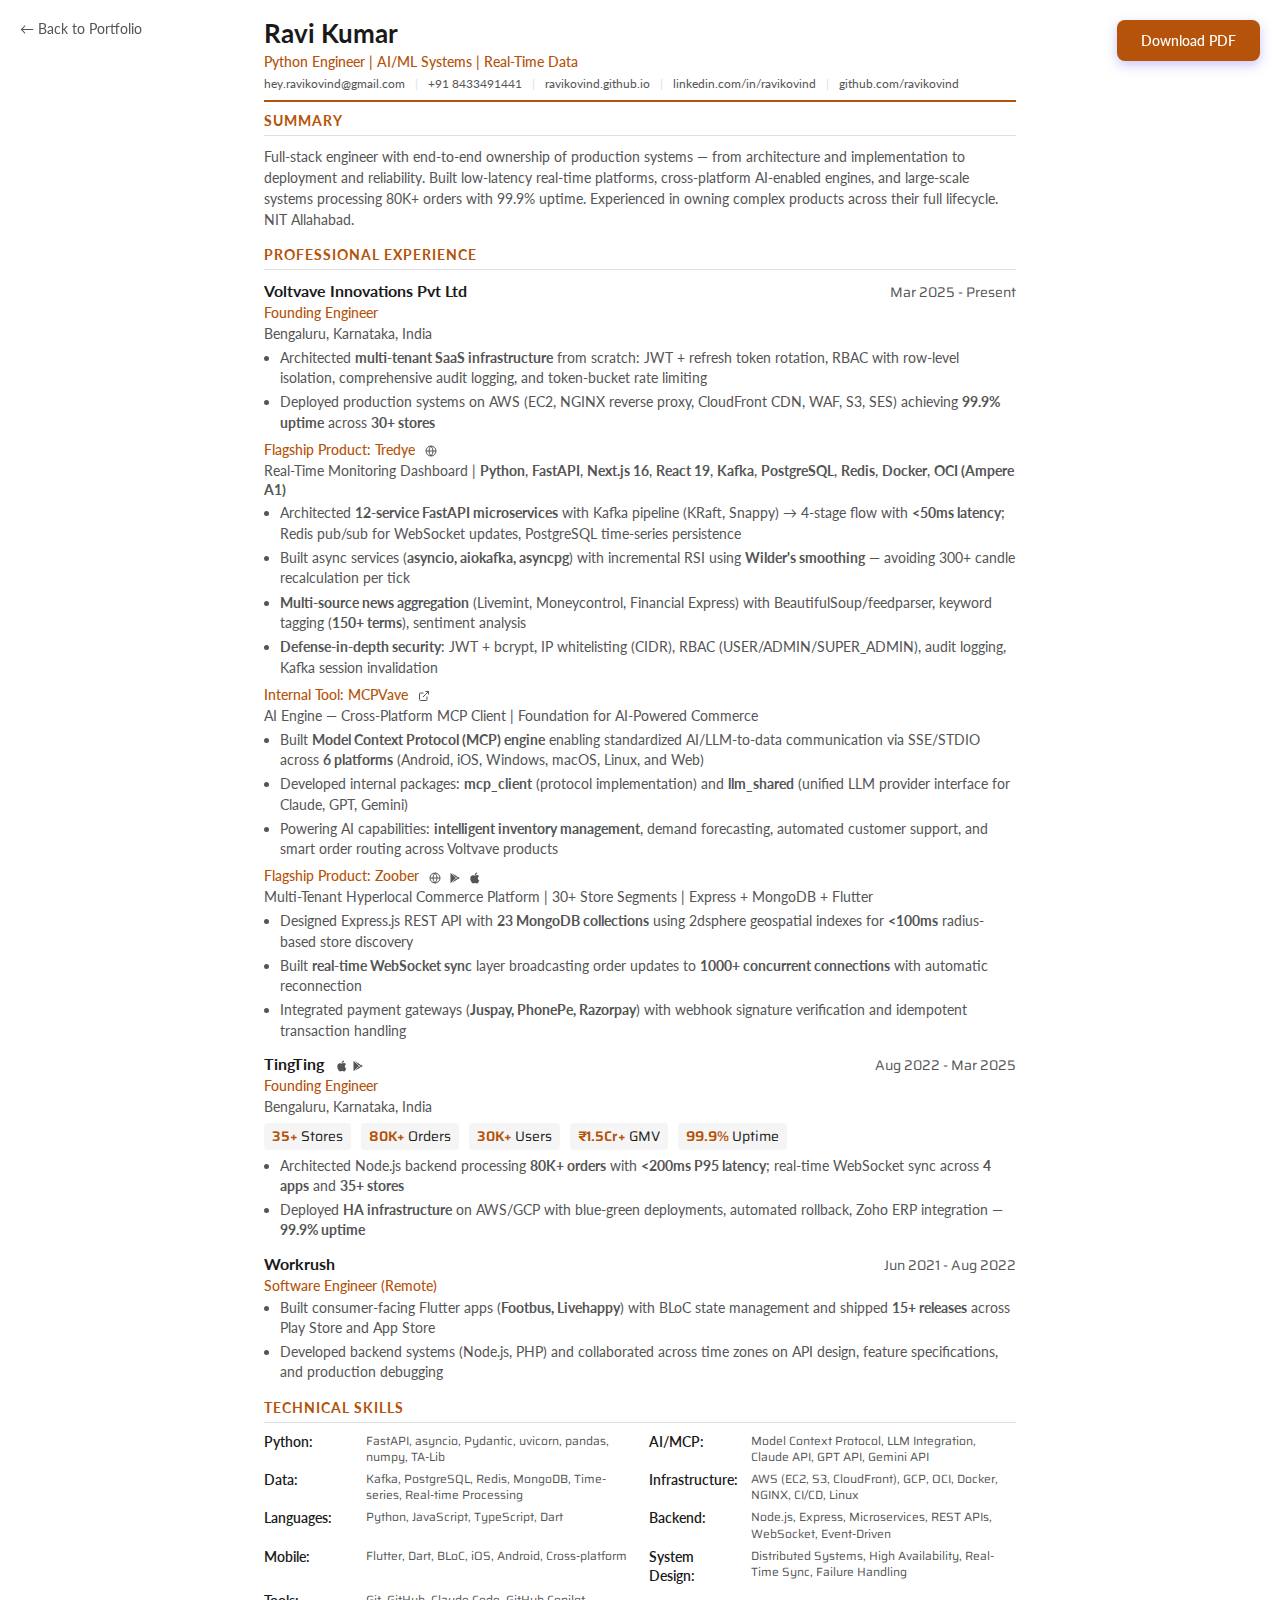
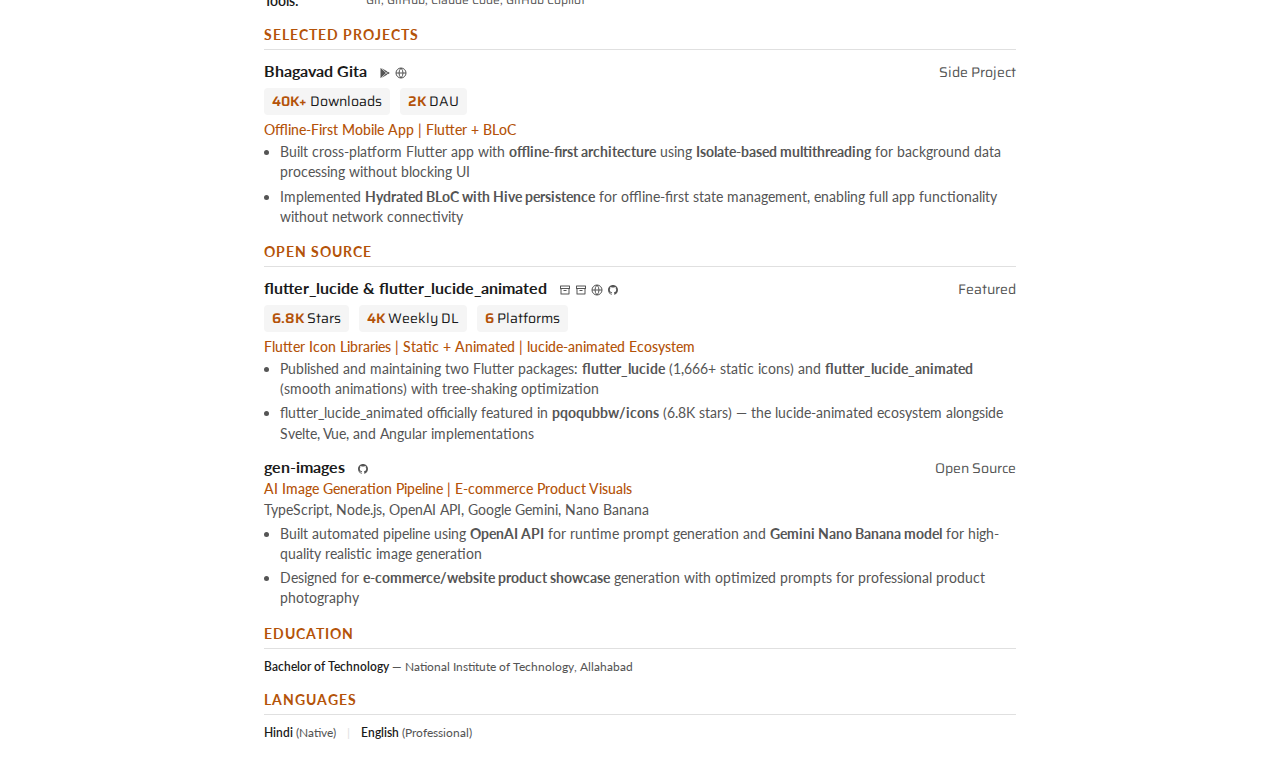
<file: resume-python.html>
<!doctype html>
<html lang="en">
  <head>
    <meta charset="UTF-8" />
    <meta name="viewport" content="width=device-width, initial-scale=1.0" />
    <title>Ravi Kumar | Resume - Python & AI</title>
    <link rel="preconnect" href="https://fonts.googleapis.com" />
    <link rel="preconnect" href="https://fonts.gstatic.com" crossorigin />
    <link
      href="https://fonts.googleapis.com/css2?family=Lato:ital,wght@0,300;0,400;0,700;0,900;1,300;1,400;1,700;1,900&family=Saira:wght@300;400;500;600;700&display=swap"
      rel="stylesheet"
    />
    <style>
      * {
        margin: 0;
        padding: 0;
        box-sizing: border-box;
      }

      :root {
        --accent: #B45309;
        --text-primary: #1a1a1a;
        --text-secondary: #555;
        --border: #e0e0e0;
        --bg: #ffffff;
      }

      body {
        font-family: 'Lato', sans-serif;
        font-size: 14px;
        line-height: 1.35;
        color: var(--text-primary);
        background: var(--bg);
        padding: 0;
        margin: 0;
      }

      .resume {
        max-width: 800px;
        margin: 0 auto;
        padding: 16px 24px;
        background: white;
      }

      /* Header */
      .header {
        margin-bottom: 10px;
        padding-bottom: 8px;
        border-bottom: 2px solid var(--accent);
      }

      .name {
        font-size: 26px;
        font-weight: 700;
        color: var(--text-primary);
        margin-bottom: 2px;
      }

      .title {
        font-size: 14px;
        color: var(--accent);
        font-weight: 500;
        margin-bottom: 4px;
      }

      .contact {
        display: flex;
        flex-wrap: nowrap;
        gap: 10px;
        font-size: 12px;
        color: var(--text-secondary);
        white-space: nowrap;
      }

      .contact a {
        color: var(--text-secondary);
        text-decoration: none;
      }

      .contact a:hover {
        color: var(--accent);
      }

      .contact span {
        color: var(--border);
      }

      /* Sections */
      .section {
        margin-bottom: 16px;
      }

      .section-title {
        font-size: 14px;
        font-weight: 700;
        text-transform: uppercase;
        letter-spacing: 1px;
        color: var(--accent);
        border-bottom: 1px solid var(--border);
        padding-bottom: 4px;
        margin-bottom: 10px;
      }

      /* Summary */
      .summary {
        color: var(--text-secondary);
        font-size: 14px;
        line-height: 1.5;
      }

      /* Experience */
      .experience-item {
        margin-bottom: 12px;
      }

      .experience-header {
        display: flex;
        justify-content: space-between;
        align-items: baseline;
        margin-bottom: 2px;
      }

      .company {
        font-size: 16px;
        font-weight: 700;
        color: var(--text-primary);
      }

      .date {
        font-family: 'Saira', sans-serif;
        font-size: 14px;
        color: var(--text-secondary);
      }

      .role {
        font-size: 14px;
        color: var(--accent);
        font-weight: 500;
        margin-bottom: 2px;
      }

      .location {
        font-size: 14px;
        color: var(--text-secondary);
        margin-bottom: 4px;
      }

      .experience-item ul {
        margin-left: 16px;
        color: var(--text-secondary);
        font-size: 14px;
        line-height: 1.45;
      }

      .experience-item li {
        margin-bottom: 4px;
      }

      .stats {
        display: flex;
        gap: 10px;
        margin: 6px 0;
        font-family: 'Saira', sans-serif;
        font-size: 14px;
      }

      .stat {
        background: #f5f5f5;
        padding: 4px 8px;
        border-radius: 4px;
      }

      .stat-value {
        color: var(--accent);
        font-weight: 600;
      }

      /* Skills */
      .skills-grid {
        display: grid;
        grid-template-columns: repeat(2, 1fr);
        gap: 6px 18px;
        font-size: 14px;
      }

      .skill-row {
        display: flex;
        gap: 10px;
      }

      .skill-label {
        font-weight: 600;
        color: var(--text-primary);
        min-width: 92px;
      }

      .skill-value {
        color: var(--text-secondary);
        font-family: 'Saira', sans-serif;
        font-size: 12px;
      }

      /* Projects */
      .projects-list {
        display: flex;
        flex-direction: column;
        gap: 5px;
      }

      .project-row {
        display: grid;
        grid-template-columns: 100px 50px 1fr 160px;
        align-items: center;
        gap: 10px;
        padding: 5px 10px;
        background: #f9f9f9;
        border-radius: 4px;
        border-left: 3px solid var(--accent);
      }

      .project-name {
        font-weight: 700;
        font-family: 'Saira', sans-serif;
        font-size: 12px;
        color: var(--text-primary);
      }

      .project-links {
        display: flex;
        gap: 8px;
        align-items: center;
      }

      .project-links a {
        text-decoration: none;
        color: var(--text-secondary);
        display: flex;
        align-items: center;
        transition: color 0.2s;
      }

      .project-links a:hover {
        color: var(--accent);
      }

      .project-links svg,
      .company a svg {
        width: 14px;
        height: 14px;
        fill: currentColor;
      }

      .project-desc {
        color: var(--text-secondary);
        font-size: 12px;
      }

      .project-tech {
        font-family: 'Saira', sans-serif;
        font-size: 10px;
        color: var(--accent);
        text-align: left;
      }

      /* Education */
      .education-item {
        display: flex;
        justify-content: space-between;
        align-items: baseline;
        font-size: 12px;
      }

      .degree {
        font-weight: 600;
      }

      .school {
        color: var(--text-secondary);
      }

      /* Print Button */
      .print-btn {
        position: fixed;
        top: 20px;
        right: 20px;
        padding: 12px 24px;
        background: var(--accent);
        color: white;
        border: none;
        border-radius: 8px;
        font-family: 'Lato', sans-serif;
        font-size: 14px;
        font-weight: 500;
        cursor: pointer;
        box-shadow: 0 4px 12px rgba(79, 70, 229, 0.3);
        transition: all 0.2s;
      }

      .print-btn:hover {
        transform: translateY(-2px);
        box-shadow: 0 6px 20px rgba(79, 70, 229, 0.4);
      }

      .back-link {
        position: fixed;
        top: 20px;
        left: 20px;
        color: var(--text-secondary);
        text-decoration: none;
        font-size: 14px;
      }

      .back-link:hover {
        color: var(--accent);
      }

      /* Print Styles - Standard A4 Resume */
      @media print {
        body {
          font-size: 12px;
          line-height: 1.4;
          -webkit-print-color-adjust: exact;
          print-color-adjust: exact;
        }

        .resume {
          padding: 0;
          max-width: 100%;
        }

        .print-btn,
        .back-link {
          display: none;
        }

        .section {
          margin-bottom: 12px;
          page-break-inside: avoid;
        }

        .section-title {
          font-size: 12px;
          margin-bottom: 6px;
          padding-bottom: 4px;
        }

        .header {
          margin-bottom: 10px;
          padding-bottom: 8px;
        }

        .name {
          font-size: 22px;
        }

        .title {
          font-size: 12px;
          margin-bottom: 4px;
        }

        .contact {
          font-size: 10px;
          gap: 8px;
        }

        .summary {
          font-size: 12px;
          line-height: 1.4;
        }

        .experience-item {
          margin-bottom: 10px;
          page-break-inside: avoid;
        }

        .experience-item ul {
          font-size: 12px;
          line-height: 1.4;
          margin-left: 14px;
        }

        .experience-item li {
          margin-bottom: 2px;
        }

        .company {
          font-size: 14px;
        }

        .role,
        .date {
          font-size: 12px;
        }

        .location {
          font-size: 10px;
          margin-bottom: 4px;
        }

        .stats {
          margin: 4px 0;
          gap: 6px;
          font-size: 10px;
        }

        .stat {
          padding: 2px 6px;
        }

        .skills-grid {
          gap: 4px 14px;
          font-size: 12px;
        }

        .skill-label {
          min-width: 80px;
        }

        .skill-value {
          font-size: 10px;
        }

        .education-item {
          font-size: 12px;
        }

        /* Keep experience items together */
        .experience-item {
          page-break-inside: avoid;
        }

        /* Prevent orphan section titles */
        .section-title {
          page-break-after: avoid;
        }

        @page {
          size: A4;
          margin: 10mm;
        }
      }
    </style>
  </head>
  <body>
    <a href="index.html" class="back-link">&larr; Back to Portfolio</a>
    <button class="print-btn" onclick="window.print()">Download PDF</button>

    <div class="resume">
      <!-- Header -->
      <header class="header">
        <div class="header-content">
          <h1 class="name">Ravi Kumar</h1>
          <p class="title">Python Engineer | AI/ML Systems | Real-Time Data</p>
          <div class="contact">
            <a href="mailto:hey.ravikovind@gmail.com"
              >hey.ravikovind@gmail.com</a
            >
            <span>|</span>
            <a href="tel:+918433491441">+91 8433491441</a>
            <span>|</span>
            <a href="https://ravikovind.github.io" target="_blank"
              >ravikovind.github.io</a
            >
            <span>|</span>
            <a href="https://linkedin.com/in/ravikovind" target="_blank"
              >linkedin.com/in/ravikovind</a
            >
            <span>|</span>
            <a href="https://github.com/ravikovind" target="_blank"
              >github.com/ravikovind</a
            >
          </div>
        </div>
      </header>

      <!-- Summary -->
      <section class="section">
        <h2 class="section-title">Summary</h2>
        <p class="summary">
          Full-stack engineer with end-to-end ownership of production systems —
          from architecture and implementation to deployment and reliability.
          Built low-latency real-time platforms, cross-platform AI-enabled
          engines, and large-scale systems processing 80K+ orders with 99.9%
          uptime. Experienced in owning complex products across their full
          lifecycle. NIT Allahabad.
        </p>
      </section>

      <!-- Experience -->
      <section class="section">
        <h2 class="section-title">Professional Experience</h2>

        <div class="experience-item">
          <div class="experience-header">
            <span class="company">Voltvave Innovations Pvt Ltd</span>
            <span class="date">Mar 2025 - Present</span>
          </div>
          <p class="role">Founding Engineer</p>
          <p class="location">Bengaluru, Karnataka, India</p>
          <ul>
            <li>
              Architected <strong>multi-tenant SaaS infrastructure</strong> from
              scratch: JWT + refresh token rotation, RBAC with row-level
              isolation, comprehensive audit logging, and token-bucket rate
              limiting
            </li>
            <li>
              Deployed production systems on AWS (EC2, NGINX reverse proxy,
              CloudFront CDN, WAF, S3, SES) achieving
              <strong>99.9% uptime</strong> across <strong>30+ stores</strong>
            </li>
          </ul>

          <!-- Tredye - Python/FastAPI Trading Platform (First - Python Focus) -->
          <p class="role" style="margin-top: 8px">
            Flagship Product: Tredye
            <a
              href="https://tredye.com"
              title="Web"
              style="color: var(--text-secondary); margin-left: 6px"
              ><svg
                viewBox="0 0 24 24"
                style="
                  width: 12px;
                  height: 12px;
                  fill: none;
                  stroke: currentColor;
                  stroke-width: 2;
                  vertical-align: middle;
                "
              >
                <circle cx="12" cy="12" r="10" />
                <line x1="2" y1="12" x2="22" y2="12" />
                <path
                  d="M12 2a15.3 15.3 0 0 1 4 10 15.3 15.3 0 0 1-4 10 15.3 15.3 0 0 1-4-10 15.3 15.3 0 0 1 4-10z"
                /></svg
            ></a>
          </p>
          <p class="location" style="margin-top: 2px">
            Real-Time Monitoring Dashboard | <strong>Python</strong>, <strong>FastAPI</strong>, <strong>Next.js 16</strong>, <strong>React 19</strong>, <strong>Kafka</strong>, <strong>PostgreSQL</strong>, <strong>Redis</strong>, <strong>Docker</strong>, <strong>OCI (Ampere A1)</strong>
          </p>
          <ul>
            <li>
              Architected <strong>12-service FastAPI microservices</strong> with Kafka pipeline (KRaft, Snappy) → 4-stage flow with <strong>&lt;50ms latency</strong>; Redis pub/sub for WebSocket updates, PostgreSQL time-series persistence
            </li>
            <li>
              Built async services (<strong>asyncio, aiokafka, asyncpg</strong>) with incremental RSI using <strong>Wilder's smoothing</strong> — avoiding 300+ candle recalculation per tick
            </li>
            <li>
              <strong>Multi-source news aggregation</strong> (Livemint, Moneycontrol, Financial Express) with BeautifulSoup/feedparser, keyword tagging (<strong>150+ terms</strong>), sentiment analysis
            </li>
            <li>
              <strong>Defense-in-depth security</strong>: JWT + bcrypt, IP whitelisting (CIDR), RBAC (USER/ADMIN/SUPER_ADMIN), audit logging, Kafka session invalidation
            </li>
          </ul>

          <!-- MCPVave - AI Engine (Second) -->
          <p class="role" style="margin-top: 8px">
            Internal Tool: MCPVave
            <a
              href="https://mcpvave.voltvave.com/public/index.html"
              title="Web"
              style="color: var(--text-secondary); margin-left: 6px"
              ><svg
                viewBox="0 0 24 24"
                style="
                  width: 12px;
                  height: 12px;
                  fill: none;
                  stroke: currentColor;
                  stroke-width: 2;
                  vertical-align: middle;
                "
              >
                <path
                  d="M18 13v6a2 2 0 0 1-2 2H5a2 2 0 0 1-2-2V8a2 2 0 0 1 2-2h6"
                />
                <polyline points="15 3 21 3 21 9" />
                <line x1="10" y1="14" x2="21" y2="3" /></svg
            ></a>
          </p>
          <p class="location" style="margin-top: 2px">
            AI Engine — Cross-Platform MCP Client | Foundation for AI-Powered
            Commerce
          </p>
          <ul>
            <li>
              Built
              <strong>Model Context Protocol (MCP) engine</strong> enabling
              standardized AI/LLM-to-data communication via SSE/STDIO across
              <strong>6 platforms</strong> (Android, iOS, Windows, macOS, Linux,
              and Web)
            </li>
            <li>
              Developed internal packages: <strong>mcp_client</strong> (protocol
              implementation) and <strong>llm_shared</strong> (unified LLM
              provider interface for Claude, GPT, Gemini)
            </li>
            <li>
              Powering AI capabilities:
              <strong>intelligent inventory management</strong>, demand
              forecasting, automated customer support, and smart order routing
              across Voltvave products
            </li>
          </ul>

          <!-- Zoober - Commerce Platform (Third - Condensed) -->
          <p class="role" style="margin-top: 8px">
            Flagship Product: Zoober
            <a
              href="https://zoober.in"
              title="Web App"
              style="color: var(--text-secondary); margin-left: 6px"
              ><svg
                viewBox="0 0 24 24"
                style="
                  width: 12px;
                  height: 12px;
                  fill: none;
                  stroke: currentColor;
                  stroke-width: 2;
                  vertical-align: middle;
                "
              >
                <circle cx="12" cy="12" r="10" />
                <line x1="2" y1="12" x2="22" y2="12" />
                <path
                  d="M12 2a15.3 15.3 0 0 1 4 10 15.3 15.3 0 0 1-4 10 15.3 15.3 0 0 1-4-10 15.3 15.3 0 0 1 4-10z"
                /></svg
            ></a>
            <a
              href="https://play.google.com/store/apps/details?id=com.voltvave.app"
              title="Play Store"
              style="color: var(--text-secondary); margin-left: 4px"
              ><svg
                viewBox="0 0 24 24"
                style="
                  width: 12px;
                  height: 12px;
                  fill: currentColor;
                  vertical-align: middle;
                "
              >
                <path
                  d="M3.6097 1.814L13.793 12L3.6108 22.186C3.4178 22.105 3.2487 21.962 3.1356 21.767C3.0474 21.614 3.001 21.442 3.001 21.266V2.735C3.001 2.321 3.2519 1.966 3.6097 1.814ZM14.5 12.707L16.802 15.009L5.865 21.342L14.5 12.707ZM17.699 9.509L20.506 11.135C20.984 11.411 21.147 12.023 20.871 12.501C20.783 12.652 20.657 12.778 20.506 12.866L17.698 14.491L15.207 12L17.699 9.509ZM5.865 2.658L16.803 8.99L14.5 11.293L5.865 2.658Z"
                /></svg
            ></a>
            <a
              href="https://apps.apple.com/in/app/zoober-buy-book-delivery/id6742256589"
              title="App Store"
              style="color: var(--text-secondary); margin-left: 4px"
              ><svg
                viewBox="0 0 24 24"
                style="
                  width: 12px;
                  height: 12px;
                  fill: currentColor;
                  vertical-align: middle;
                "
              >
                <path
                  d="M11.6734 7.222C10.7974 7.222 9.4414 6.226 8.0134 6.262C6.1294 6.286 4.4014 7.354 3.4294 9.046C1.4734 12.442 2.9254 17.458 4.8334 20.218C5.7694 21.562 6.8734 23.074 8.3374 23.026C9.7414 22.966 10.2694 22.114 11.9734 22.114C13.6654 22.114 14.1454 23.026 15.6334 22.99C17.1454 22.966 18.1054 21.622 19.0294 20.266C20.0974 18.706 20.5414 17.194 20.5654 17.11C20.5294 17.098 17.6254 15.982 17.5894 12.622C17.5654 9.814 19.8814 8.47 19.9894 8.41C18.6694 6.478 16.6414 6.262 15.9334 6.214C14.0854 6.07 12.5374 7.222 11.6734 7.222ZM14.7934 4.39C15.5734 3.454 16.0894 2.146 15.9454 0.85C14.8294 0.898 13.4854 1.594 12.6814 2.53C11.9614 3.358 11.3374 4.69 11.5054 5.962C12.7414 6.058 14.0134 5.326 14.7934 4.39Z"
                /></svg
            ></a>
          </p>
          <p class="location" style="margin-top: 2px">
            Multi-Tenant Hyperlocal Commerce Platform | 30+ Store Segments |
            Express + MongoDB + Flutter
          </p>
          <ul>
            <li>
              Designed Express.js REST API with
              <strong>23 MongoDB collections</strong> using 2dsphere geospatial
              indexes for <strong>&lt;100ms</strong> radius-based store
              discovery
            </li>
            <li>
              Built <strong>real-time WebSocket sync</strong> layer broadcasting
              order updates to
              <strong>1000+ concurrent connections</strong> with automatic
              reconnection
            </li>
            <li>
              Integrated payment gateways (<strong
                >Juspay, PhonePe, Razorpay</strong
              >) with webhook signature verification and idempotent transaction
              handling
            </li>
          </ul>
        </div>

        <div class="experience-item">
          <div class="experience-header">
            <span class="company"
              >TingTing
              <a
                href="https://apps.apple.com/in/app/tingting-groceries-in-mins/id6464051281"
                title="App Store"
                style="color: var(--text-secondary); margin-left: 8px"
                ><svg
                  viewBox="0 0 24 24"
                  style="
                    width: 12px;
                    height: 12px;
                    fill: currentColor;
                    vertical-align: middle;
                  "
                >
                  <path
                    d="M11.6734 7.222C10.7974 7.222 9.4414 6.226 8.0134 6.262C6.1294 6.286 4.4014 7.354 3.4294 9.046C1.4734 12.442 2.9254 17.458 4.8334 20.218C5.7694 21.562 6.8734 23.074 8.3374 23.026C9.7414 22.966 10.2694 22.114 11.9734 22.114C13.6654 22.114 14.1454 23.026 15.6334 22.99C17.1454 22.966 18.1054 21.622 19.0294 20.266C20.0974 18.706 20.5414 17.194 20.5654 17.11C20.5294 17.098 17.6254 15.982 17.5894 12.622C17.5654 9.814 19.8814 8.47 19.9894 8.41C18.6694 6.478 16.6414 6.262 15.9334 6.214C14.0854 6.07 12.5374 7.222 11.6734 7.222ZM14.7934 4.39C15.5734 3.454 16.0894 2.146 15.9454 0.85C14.8294 0.898 13.4854 1.594 12.6814 2.53C11.9614 3.358 11.3374 4.69 11.5054 5.962C12.7414 6.058 14.0134 5.326 14.7934 4.39Z"
                  /></svg></a
              ><a
                href="https://play.google.com/store/apps/details?id=com.tingtingnow.app"
                title="Play Store"
                style="color: var(--text-secondary); margin-left: 4px"
                ><svg
                  viewBox="0 0 24 24"
                  style="
                    width: 12px;
                    height: 12px;
                    fill: currentColor;
                    vertical-align: middle;
                  "
                >
                  <path
                    d="M3.6097 1.814L13.793 12L3.6108 22.186C3.4178 22.105 3.2487 21.962 3.1356 21.767C3.0474 21.614 3.001 21.442 3.001 21.266V2.735C3.001 2.321 3.2519 1.966 3.6097 1.814ZM14.5 12.707L16.802 15.009L5.865 21.342L14.5 12.707ZM17.699 9.509L20.506 11.135C20.984 11.411 21.147 12.023 20.871 12.501C20.783 12.652 20.657 12.778 20.506 12.866L17.698 14.491L15.207 12L17.699 9.509ZM5.865 2.658L16.803 8.99L14.5 11.293L5.865 2.658Z"
                  /></svg></a
            ></span>
            <span class="date">Aug 2022 - Mar 2025</span>
          </div>
          <p class="role">Founding Engineer</p>
          <p class="location">Bengaluru, Karnataka, India</p>
          <div class="stats">
            <span class="stat"><span class="stat-value">35+</span> Stores</span>
            <span class="stat"
              ><span class="stat-value">80K+</span> Orders</span
            >
            <span class="stat"><span class="stat-value">30K+</span> Users</span>
            <span class="stat"
              ><span class="stat-value">₹1.5Cr+</span> GMV</span
            >
            <span class="stat"
              ><span class="stat-value">99.9%</span> Uptime</span
            >
          </div>
          <ul>
            <li>
              Architected Node.js backend processing <strong>80K+ orders</strong> with <strong>&lt;200ms P95 latency</strong>; real-time WebSocket sync across <strong>4 apps</strong> and <strong>35+ stores</strong>
            </li>
            <li>
              Deployed <strong>HA infrastructure</strong> on AWS/GCP with blue-green deployments, automated rollback, Zoho ERP integration — <strong>99.9% uptime</strong>
            </li>
          </ul>
        </div>

        <div class="experience-item">
          <div class="experience-header">
            <span class="company">Workrush</span>
            <span class="date">Jun 2021 - Aug 2022</span>
          </div>
          <p class="role">Software Engineer (Remote)</p>
          <ul>
            <li>
              Built consumer-facing Flutter apps (<strong
                >Footbus, Livehappy</strong
              >) with BLoC state management and shipped
              <strong>15+ releases</strong> across Play Store and App Store
            </li>
            <li>
              Developed backend systems (Node.js, PHP) and collaborated across
              time zones on API design, feature specifications, and production
              debugging
            </li>
          </ul>
        </div>
      </section>

      <!-- Skills - Python/AI Prioritized -->
      <section class="section">
        <h2 class="section-title">Technical Skills</h2>
        <div class="skills-grid">
          <div class="skill-row">
            <span class="skill-label">Python:</span>
            <span class="skill-value"
              >FastAPI, asyncio, Pydantic, uvicorn, pandas, numpy, TA-Lib</span
            >
          </div>
          <div class="skill-row">
            <span class="skill-label">AI/MCP:</span>
            <span class="skill-value"
              >Model Context Protocol, LLM Integration, Claude API, GPT API,
              Gemini API</span
            >
          </div>
          <div class="skill-row">
            <span class="skill-label">Data:</span>
            <span class="skill-value"
              >Kafka, PostgreSQL, Redis, MongoDB, Time-series, Real-time
              Processing</span
            >
          </div>
          <div class="skill-row">
            <span class="skill-label">Infrastructure:</span>
            <span class="skill-value"
              >AWS (EC2, S3, CloudFront), GCP, OCI, Docker, NGINX, CI/CD,
              Linux</span
            >
          </div>
          <div class="skill-row">
            <span class="skill-label">Languages:</span>
            <span class="skill-value"
              >Python, JavaScript, TypeScript, Dart</span
            >
          </div>
          <div class="skill-row">
            <span class="skill-label">Backend:</span>
            <span class="skill-value"
              >Node.js, Express, Microservices, REST APIs, WebSocket,
              Event-Driven</span
            >
          </div>
          <div class="skill-row">
            <span class="skill-label">Mobile:</span>
            <span class="skill-value"
              >Flutter, Dart, BLoC, iOS, Android, Cross-platform</span
            >
          </div>
          <div class="skill-row">
            <span class="skill-label">System Design:</span>
            <span class="skill-value"
              >Distributed Systems, High Availability, Real-Time Sync, Failure
              Handling</span
            >
          </div>
          <div class="skill-row">
            <span class="skill-label">Tools:</span>
            <span class="skill-value"
              >Git, GitHub, Claude Code, GitHub Copilot</span
            >
          </div>
        </div>
      </section>

      <!-- Selected Projects -->
      <section class="section">
        <h2 class="section-title">Selected Projects</h2>

        <div class="experience-item">
          <div class="experience-header">
            <span class="company"
              >Bhagavad Gita
              <a
                href="https://play.google.com/store/apps/details?id=com.gita"
                title="Play Store"
                style="color: var(--text-secondary); margin-left: 8px"
                ><svg
                  viewBox="0 0 24 24"
                  style="
                    width: 12px;
                    height: 12px;
                    fill: currentColor;
                    vertical-align: middle;
                  "
                >
                  <path
                    d="M3.6097 1.814L13.793 12L3.6108 22.186C3.4178 22.105 3.2487 21.962 3.1356 21.767C3.0474 21.614 3.001 21.442 3.001 21.266V2.735C3.001 2.321 3.2519 1.966 3.6097 1.814ZM14.5 12.707L16.802 15.009L5.865 21.342L14.5 12.707ZM17.699 9.509L20.506 11.135C20.984 11.411 21.147 12.023 20.871 12.501C20.783 12.652 20.657 12.778 20.506 12.866L17.698 14.491L15.207 12L17.699 9.509ZM5.865 2.658L16.803 8.99L14.5 11.293L5.865 2.658Z"
                  /></svg></a
              ><a
                href="https://bhagavad-gita-india.web.app/"
                title="Web"
                style="color: var(--text-secondary); margin-left: 4px"
                ><svg
                  viewBox="0 0 24 24"
                  style="
                    width: 12px;
                    height: 12px;
                    fill: none;
                    stroke: currentColor;
                    stroke-width: 2;
                    vertical-align: middle;
                  "
                >
                  <circle cx="12" cy="12" r="10" />
                  <line x1="2" y1="12" x2="22" y2="12" />
                  <path
                    d="M12 2a15.3 15.3 0 0 1 4 10 15.3 15.3 0 0 1-4 10 15.3 15.3 0 0 1-4-10 15.3 15.3 0 0 1 4-10z"
                  /></svg></a
            ></span>
            <span class="date">Side Project</span>
          </div>
          <div class="stats">
            <span class="stat"
              ><span class="stat-value">40K+</span> Downloads</span
            >
            <span class="stat"><span class="stat-value">2K</span> DAU</span>
          </div>
          <p class="role">Offline-First Mobile App | Flutter + BLoC</p>
          <ul>
            <li>
              Built cross-platform Flutter app with
              <strong>offline-first architecture</strong> using
              <strong>Isolate-based multithreading</strong> for background data
              processing without blocking UI
            </li>
            <li>
              Implemented
              <strong>Hydrated BLoC with Hive persistence</strong> for
              offline-first state management, enabling full app functionality
              without network connectivity
            </li>
          </ul>
        </div>
      </section>

      <!-- Open Source -->
      <section class="section">
        <h2 class="section-title">Open Source</h2>

        <div class="experience-item">
          <div class="experience-header">
            <span class="company"
              >flutter_lucide & flutter_lucide_animated
              <a
                href="https://pub.dev/packages/flutter_lucide"
                title="flutter_lucide on pub.dev"
                style="color: var(--text-secondary); margin-left: 8px"
                ><svg
                  viewBox="0 0 24 24"
                  style="
                    width: 12px;
                    height: 12px;
                    fill: currentColor;
                    vertical-align: middle;
                  "
                >
                  <path
                    d="M3 10H2V4.003C2 3.449 2.455 3 2.992 3h18.016C21.556 3 22 3.438 22 4.003V10h-1v10.002c0 .553-.455 1-1.007 1H4.007A1.001 1.001 0 0 1 3 20.002V10zm16 0H5v9h14v-9zM4 5v3h16V5H4zm5 7h6v2H9v-2z"
                  /></svg></a
              ><a
                href="https://pub.dev/packages/flutter_lucide_animated"
                title="flutter_lucide_animated on pub.dev"
                style="color: var(--text-secondary); margin-left: 4px"
                ><svg
                  viewBox="0 0 24 24"
                  style="
                    width: 12px;
                    height: 12px;
                    fill: currentColor;
                    vertical-align: middle;
                  "
                >
                  <path
                    d="M3 10H2V4.003C2 3.449 2.455 3 2.992 3h18.016C21.556 3 22 3.438 22 4.003V10h-1v10.002c0 .553-.455 1-1.007 1H4.007A1.001 1.001 0 0 1 3 20.002V10zm16 0H5v9h14v-9zM4 5v3h16V5H4zm5 7h6v2H9v-2z"
                  /></svg></a
              ><a
                href="https://lucide-animated.com"
                title="lucide-animated.com"
                style="color: var(--text-secondary); margin-left: 4px"
                ><svg
                  viewBox="0 0 24 24"
                  style="
                    width: 12px;
                    height: 12px;
                    fill: none;
                    stroke: currentColor;
                    stroke-width: 2;
                    vertical-align: middle;
                  "
                >
                  <circle cx="12" cy="12" r="10" />
                  <line x1="2" y1="12" x2="22" y2="12" />
                  <path
                    d="M12 2a15.3 15.3 0 0 1 4 10 15.3 15.3 0 0 1-4 10 15.3 15.3 0 0 1-4-10 15.3 15.3 0 0 1 4-10z"
                  /></svg></a
              ><a
                href="https://github.com/pqoqubbw/icons"
                title="pqoqubbw/icons on GitHub"
                style="color: var(--text-secondary); margin-left: 4px"
                ><svg
                  viewBox="0 0 24 24"
                  style="
                    width: 12px;
                    height: 12px;
                    fill: currentColor;
                    vertical-align: middle;
                  "
                >
                  <path
                    d="M12.001 2C6.476 2 2.001 6.475 2.001 12c0 4.425 2.862 8.163 6.838 9.488.5.087.688-.213.688-.476 0-.238-.013-1.02-.013-1.85-2.512.463-3.163-.612-3.363-1.175-.113-.288-.6-1.175-1.025-1.413-.35-.187-.85-.65-.013-.662.788-.013 1.35.725 1.538 1.025.9 1.512 2.338 1.087 2.912.825.088-.65.35-1.088.637-1.338-2.225-.25-4.55-1.112-4.55-4.937 0-1.088.387-1.987 1.025-2.688-.1-.25-.45-1.275.1-2.65 0 0 .837-.263 2.75 1.025.8-.225 1.65-.338 2.5-.338s1.7.113 2.5.338c1.912-1.3 2.75-1.025 2.75-1.025.55 1.375.2 2.4.1 2.65.637.7 1.025 1.587 1.025 2.688 0 3.837-2.337 4.687-4.562 4.937.362.313.675.912.675 1.85 0 1.337-.013 2.412-.013 2.75 0 .263.188.575.688.475C19.138 20.163 22 16.413 22 12c0-5.525-4.475-10-10-10z"
                  /></svg></a
            ></span>
            <span class="date">Featured</span>
          </div>
          <div class="stats">
            <span class="stat"><span class="stat-value">6.8K</span> Stars</span>
            <span class="stat"
              ><span class="stat-value">4K</span> Weekly DL</span
            >
            <span class="stat"
              ><span class="stat-value">6</span> Platforms</span
            >
          </div>
          <p class="role">
            Flutter Icon Libraries | Static + Animated | lucide-animated
            Ecosystem
          </p>
          <ul>
            <li>
              Published and maintaining two Flutter packages:
              <strong>flutter_lucide</strong> (1,666+ static icons) and
              <strong>flutter_lucide_animated</strong> (smooth animations) with
              tree-shaking optimization
            </li>
            <li>
              flutter_lucide_animated officially featured in
              <strong>pqoqubbw/icons</strong> (6.8K stars) — the lucide-animated
              ecosystem alongside Svelte, Vue, and Angular implementations
            </li>
          </ul>
        </div>

        <div class="experience-item">
          <div class="experience-header">
            <span class="company"
              >gen-images
              <a
                href="https://github.com/ravikovind/gen-images"
                title="GitHub"
                style="color: var(--text-secondary); margin-left: 8px"
                ><svg
                  viewBox="0 0 24 24"
                  style="
                    width: 12px;
                    height: 12px;
                    fill: currentColor;
                    vertical-align: middle;
                  "
                >
                  <path
                    d="M12.001 2C6.476 2 2.001 6.475 2.001 12c0 4.425 2.862 8.163 6.838 9.488.5.087.688-.213.688-.476 0-.238-.013-1.02-.013-1.85-2.512.463-3.163-.612-3.363-1.175-.113-.288-.6-1.175-1.025-1.413-.35-.187-.85-.65-.013-.662.788-.013 1.35.725 1.538 1.025.9 1.512 2.338 1.087 2.912.825.088-.65.35-1.088.637-1.338-2.225-.25-4.55-1.112-4.55-4.937 0-1.088.387-1.987 1.025-2.688-.1-.25-.45-1.275.1-2.65 0 0 .837-.263 2.75 1.025.8-.225 1.65-.338 2.5-.338s1.7.113 2.5.338c1.912-1.3 2.75-1.025 2.75-1.025.55 1.375.2 2.4.1 2.65.637.7 1.025 1.587 1.025 2.688 0 3.837-2.337 4.687-4.562 4.937.362.313.675.912.675 1.85 0 1.337-.013 2.412-.013 2.75 0 .263.188.575.688.475C19.138 20.163 22 16.413 22 12c0-5.525-4.475-10-10-10z"
                  /></svg></a
            ></span>
            <span class="date">Open Source</span>
          </div>
          <p class="role">
            AI Image Generation Pipeline | E-commerce Product Visuals
          </p>
          <p class="location">
            TypeScript, Node.js, OpenAI API, Google Gemini, Nano Banana
          </p>
          <ul>
            <li>
              Built automated pipeline using <strong>OpenAI API</strong> for
              runtime prompt generation and
              <strong>Gemini Nano Banana model</strong> for high-quality
              realistic image generation
            </li>
            <li>
              Designed for
              <strong>e-commerce/website product showcase</strong> generation
              with optimized prompts for professional product photography
            </li>
          </ul>
        </div>
      </section>

      <!-- Education -->
      <section class="section">
        <h2 class="section-title">Education</h2>
        <div class="education-item">
          <div>
            <span class="degree">Bachelor of Technology</span>
            <span class="school">
              — National Institute of Technology, Allahabad</span
            >
          </div>
        </div>
      </section>

      <!-- Languages -->
      <section class="section">
        <h2 class="section-title">Languages</h2>
        <div class="education-item">
          <div>
            <span class="degree">Hindi</span
            ><span class="school"> (Native)</span>
            <span style="color: var(--border); margin: 0 8px">|</span>
            <span class="degree">English</span
            ><span class="school"> (Professional)</span>
          </div>
        </div>
      </section>
    </div>
  </body>
</html>
</file>
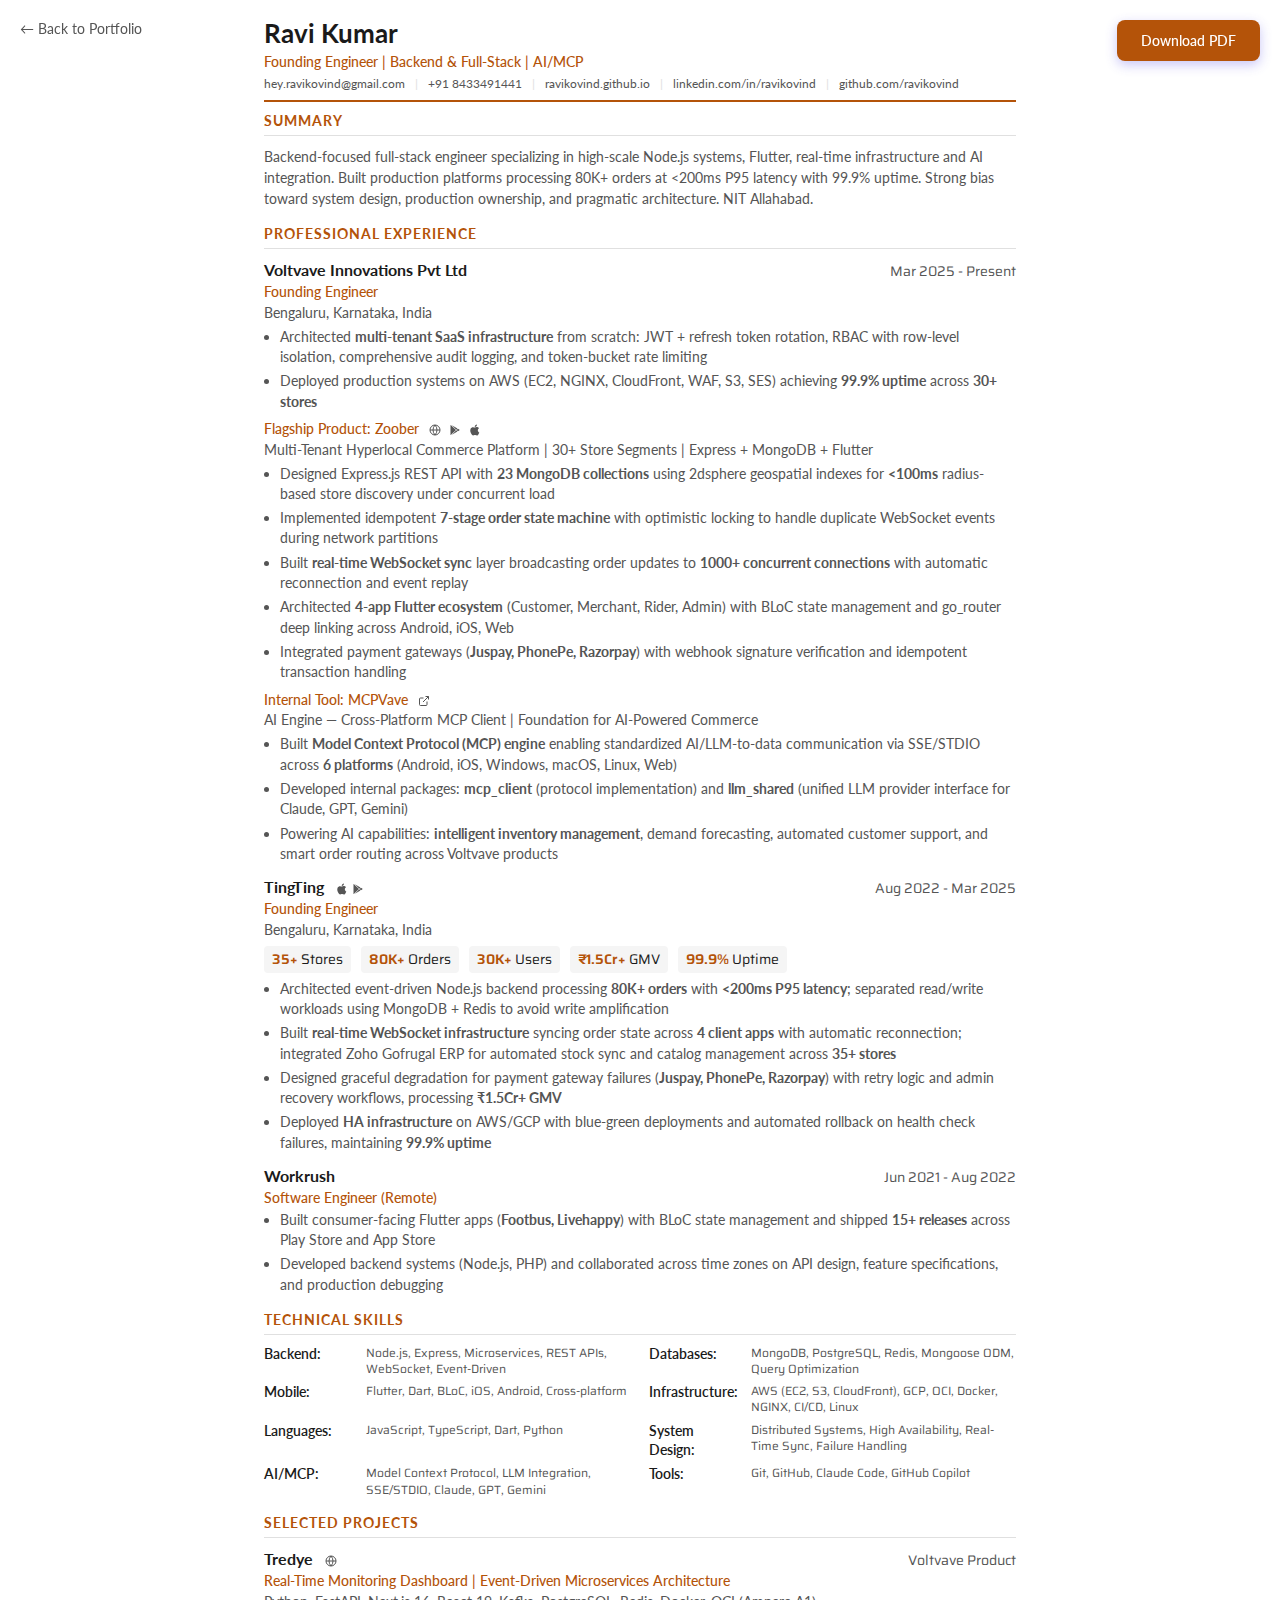
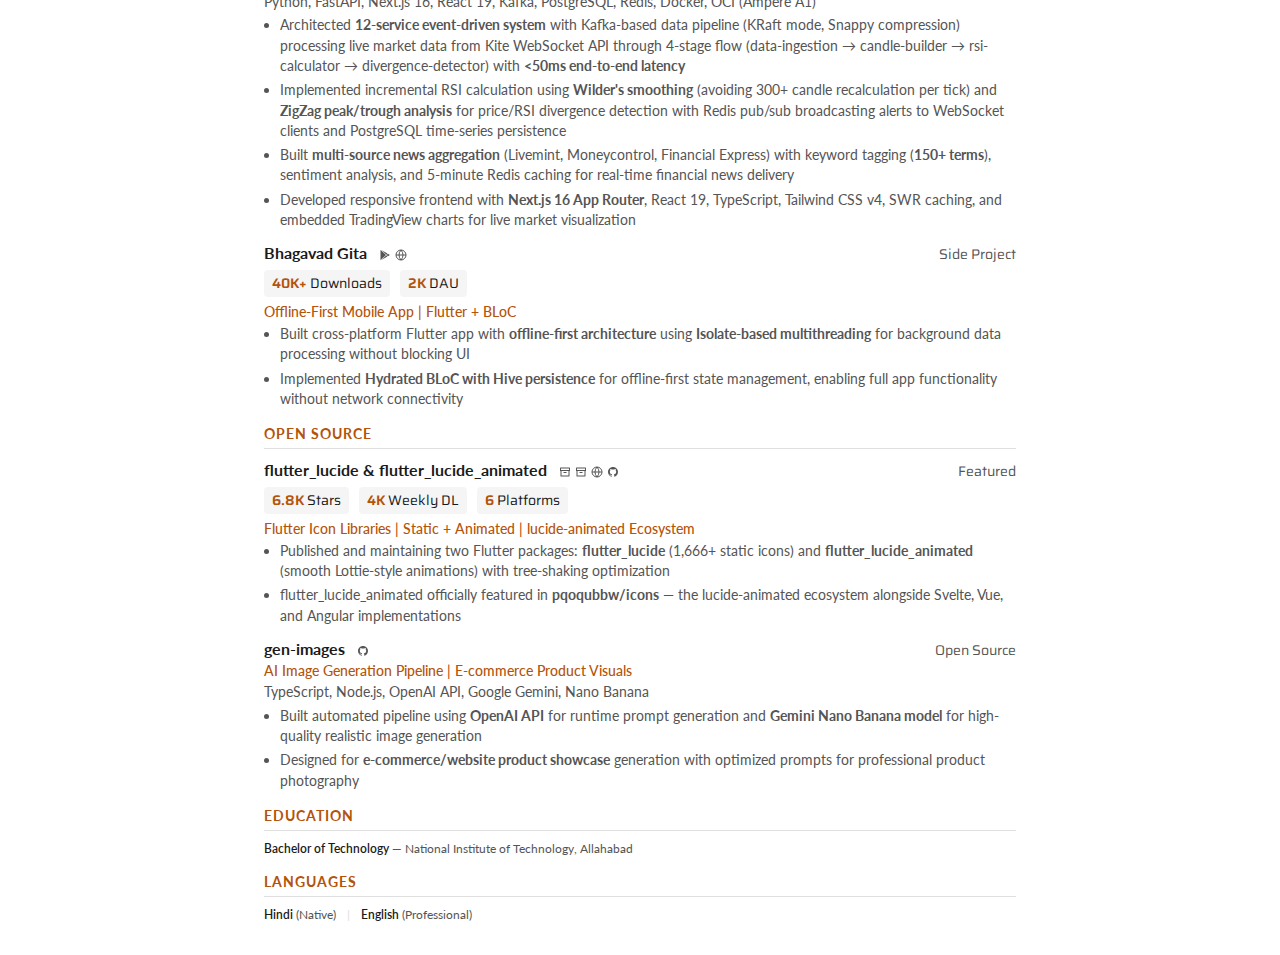
<file: resume.html>
<!DOCTYPE html>
<html lang="en">
  <head>
    <meta charset="UTF-8" />
    <meta name="viewport" content="width=device-width, initial-scale=1.0" />
    <title>Ravi Kumar | Resume</title>
    <link rel="preconnect" href="https://fonts.googleapis.com" />
    <link rel="preconnect" href="https://fonts.gstatic.com" crossorigin />
    <link
      href="https://fonts.googleapis.com/css2?family=Lato:ital,wght@0,300;0,400;0,700;0,900;1,300;1,400;1,700;1,900&family=Saira:wght@300;400;500;600;700&display=swap"
      rel="stylesheet"
    />
    <style>
      * {
        margin: 0;
        padding: 0;
        box-sizing: border-box;
      }

      :root {
        --accent: #B45309;
        --text-primary: #1a1a1a;
        --text-secondary: #555;
        --border: #e0e0e0;
        --bg: #ffffff;
      }

      body {
        font-family: 'Lato', sans-serif;
        font-size: 14px;
        line-height: 1.35;
        color: var(--text-primary);
        background: var(--bg);
        padding: 0;
        margin: 0;
      }

      .resume {
        max-width: 800px;
        margin: 0 auto;
        padding: 16px 24px;
        background: white;
      }

      /* Header */
      .header {
        margin-bottom: 10px;
        padding-bottom: 8px;
        border-bottom: 2px solid var(--accent);
      }

      .name {
        font-size: 26px;
        font-weight: 700;
        color: var(--text-primary);
        margin-bottom: 2px;
      }

      .title {
        font-size: 14px;
        color: var(--accent);
        font-weight: 500;
        margin-bottom: 4px;
      }

      .contact {
        display: flex;
        flex-wrap: nowrap;
        gap: 10px;
        font-size: 12px;
        color: var(--text-secondary);
        white-space: nowrap;
      }

      .contact a {
        color: var(--text-secondary);
        text-decoration: none;
      }

      .contact a:hover {
        color: var(--accent);
      }

      .contact span {
        color: var(--border);
      }

      /* Sections */
      .section {
        margin-bottom: 16px;
      }

      .section-title {
        font-size: 14px;
        font-weight: 700;
        text-transform: uppercase;
        letter-spacing: 1px;
        color: var(--accent);
        border-bottom: 1px solid var(--border);
        padding-bottom: 4px;
        margin-bottom: 10px;
      }

      /* Summary */
      .summary {
        color: var(--text-secondary);
        font-size: 14px;
        line-height: 1.5;
      }

      /* Experience */
      .experience-item {
        margin-bottom: 12px;
      }

      .experience-header {
        display: flex;
        justify-content: space-between;
        align-items: baseline;
        margin-bottom: 2px;
      }

      .company {
        font-size: 16px;
        font-weight: 700;
        color: var(--text-primary);
      }

      .date {
        font-family: 'Saira', sans-serif;
        font-size: 14px;
        color: var(--text-secondary);
      }

      .role {
        font-size: 14px;
        color: var(--accent);
        font-weight: 500;
        margin-bottom: 2px;
      }

      .location {
        font-size: 14px;
        color: var(--text-secondary);
        margin-bottom: 4px;
      }

      .experience-item ul {
        margin-left: 16px;
        color: var(--text-secondary);
        font-size: 14px;
        line-height: 1.45;
      }

      .experience-item li {
        margin-bottom: 4px;
      }

      .stats {
        display: flex;
        gap: 10px;
        margin: 6px 0;
        font-family: 'Saira', sans-serif;
        font-size: 14px;
      }

      .stat {
        background: #f5f5f5;
        padding: 4px 8px;
        border-radius: 4px;
      }

      .stat-value {
        color: var(--accent);
        font-weight: 600;
      }

      /* Skills */
      .skills-grid {
        display: grid;
        grid-template-columns: repeat(2, 1fr);
        gap: 6px 18px;
        font-size: 14px;
      }

      .skill-row {
        display: flex;
        gap: 10px;
      }

      .skill-label {
        font-weight: 600;
        color: var(--text-primary);
        min-width: 92px;
      }

      .skill-value {
        color: var(--text-secondary);
        font-family: 'Saira', sans-serif;
        font-size: 12px;
      }

      /* Projects */
      .projects-list {
        display: flex;
        flex-direction: column;
        gap: 5px;
      }

      .project-row {
        display: grid;
        grid-template-columns: 100px 50px 1fr 160px;
        align-items: center;
        gap: 10px;
        padding: 5px 10px;
        background: #f9f9f9;
        border-radius: 4px;
        border-left: 3px solid var(--accent);
      }

      .project-name {
        font-weight: 700;
        font-family: 'Saira', sans-serif;
        font-size: 12px;
        color: var(--text-primary);
      }

      .project-links {
        display: flex;
        gap: 8px;
        align-items: center;
      }

      .project-links a {
        text-decoration: none;
        color: var(--text-secondary);
        display: flex;
        align-items: center;
        transition: color 0.2s;
      }

      .project-links a:hover {
        color: var(--accent);
      }

      .project-links svg,
      .company a svg {
        width: 14px;
        height: 14px;
        fill: currentColor;
      }

      .project-desc {
        color: var(--text-secondary);
        font-size: 12px;
      }

      .project-tech {
        font-family: 'Saira', sans-serif;
        font-size: 10px;
        color: var(--accent);
        text-align: left;
      }

      /* Education */
      .education-item {
        display: flex;
        justify-content: space-between;
        align-items: baseline;
        font-size: 12px;
      }

      .degree {
        font-weight: 600;
      }

      .school {
        color: var(--text-secondary);
      }

      /* Print Button */
      .print-btn {
        position: fixed;
        top: 20px;
        right: 20px;
        padding: 12px 24px;
        background: var(--accent);
        color: white;
        border: none;
        border-radius: 8px;
        font-family: 'Lato', sans-serif;
        font-size: 14px;
        font-weight: 500;
        cursor: pointer;
        box-shadow: 0 4px 12px rgba(79, 70, 229, 0.3);
        transition: all 0.2s;
      }

      .print-btn:hover {
        transform: translateY(-2px);
        box-shadow: 0 6px 20px rgba(79, 70, 229, 0.4);
      }

      .back-link {
        position: fixed;
        top: 20px;
        left: 20px;
        color: var(--text-secondary);
        text-decoration: none;
        font-size: 14px;
      }

      .back-link:hover {
        color: var(--accent);
      }

      /* Print Styles - Standard A4 Resume */
      @media print {
        body {
          font-size: 12px;
          line-height: 1.4;
          -webkit-print-color-adjust: exact;
          print-color-adjust: exact;
        }

        .resume {
          padding: 0;
          max-width: 100%;
        }

        .print-btn,
        .back-link {
          display: none;
        }

        .section {
          margin-bottom: 12px;
          page-break-inside: avoid;
        }

        .section-title {
          font-size: 12px;
          margin-bottom: 6px;
          padding-bottom: 4px;
        }

        .header {
          margin-bottom: 10px;
          padding-bottom: 8px;
        }

        .name {
          font-size: 22px;
        }

        .title {
          font-size: 12px;
          margin-bottom: 4px;
        }

        .contact {
          font-size: 10px;
          gap: 8px;
        }

        .summary {
          font-size: 12px;
          line-height: 1.4;
        }

        .experience-item {
          margin-bottom: 10px;
          page-break-inside: avoid;
        }

        .experience-item ul {
          font-size: 12px;
          line-height: 1.4;
          margin-left: 14px;
        }

        .experience-item li {
          margin-bottom: 2px;
        }

        .company {
          font-size: 14px;
        }

        .role,
        .date {
          font-size: 12px;
        }

        .location {
          font-size: 10px;
          margin-bottom: 4px;
        }

        .stats {
          margin: 4px 0;
          gap: 6px;
          font-size: 10px;
        }

        .stat {
          padding: 2px 6px;
        }

        .skills-grid {
          gap: 4px 14px;
          font-size: 12px;
        }

        .skill-label {
          min-width: 80px;
        }

        .skill-value {
          font-size: 10px;
        }

        .education-item {
          font-size: 12px;
        }

        /* Keep experience items together */
        .experience-item {
          page-break-inside: avoid;
        }

        /* Prevent orphan section titles */
        .section-title {
          page-break-after: avoid;
        }

        @page {
          size: A4;
          margin: 10mm;
        }
      }
    </style>
  </head>
  <body>
    <a href="index.html" class="back-link">&larr; Back to Portfolio</a>
    <button class="print-btn" onclick="window.print()">Download PDF</button>

    <div class="resume">
      <!-- Header -->
      <header class="header">
        <div class="header-content">
          <h1 class="name">Ravi Kumar</h1>
          <p class="title">Founding Engineer | Backend & Full-Stack | AI/MCP</p>
          <div class="contact">
            <a href="mailto:hey.ravikovind@gmail.com"
              >hey.ravikovind@gmail.com</a
            >
            <span>|</span>
            <a href="tel:+918433491441">+91 8433491441</a>
            <span>|</span>
            <a href="https://ravikovind.github.io" target="_blank"
              >ravikovind.github.io</a
            >
            <span>|</span>
            <a href="https://linkedin.com/in/ravikovind" target="_blank"
              >linkedin.com/in/ravikovind</a
            >
            <span>|</span>
            <a href="https://github.com/ravikovind" target="_blank"
              >github.com/ravikovind</a
            >
          </div>
        </div>
      </header>

      <!-- Summary -->
      <section class="section">
        <h2 class="section-title">Summary</h2>
        <p class="summary">
          Backend-focused full-stack engineer specializing in high-scale Node.js
          systems, Flutter, real-time infrastructure and AI integration. Built
          production platforms processing 80K+ orders at &lt;200ms P95 latency
          with 99.9% uptime. Strong bias toward system design, production
          ownership, and pragmatic architecture. NIT Allahabad.
        </p>
      </section>

      <!-- Experience -->
      <section class="section">
        <h2 class="section-title">Professional Experience</h2>

        <div class="experience-item">
          <div class="experience-header">
            <span class="company">Voltvave Innovations Pvt Ltd</span>
            <span class="date">Mar 2025 - Present</span>
          </div>
          <p class="role">Founding Engineer</p>
          <p class="location">Bengaluru, Karnataka, India</p>
          <ul>
            <li>
              Architected <strong>multi-tenant SaaS infrastructure</strong> from scratch: JWT +
              refresh token rotation, RBAC with row-level isolation,
              comprehensive audit logging, and token-bucket rate limiting
            </li>
            <li>
              Deployed production systems on AWS (EC2, NGINX, CloudFront, WAF, S3, SES) achieving <strong>99.9% uptime</strong> across <strong>30+ stores</strong>
            </li>
          </ul>
          <p class="role" style="margin-top: 8px">
            Flagship Product: Zoober
            <a
              href="https://zoober.in"
              title="Web App"
              style="color: var(--text-secondary); margin-left: 6px"
              ><svg
                viewBox="0 0 24 24"
                style="
                  width: 12px;
                  height: 12px;
                  fill: none;
                  stroke: currentColor;
                  stroke-width: 2;
                  vertical-align: middle;
                "
              >
                <circle cx="12" cy="12" r="10" />
                <line x1="2" y1="12" x2="22" y2="12" />
                <path
                  d="M12 2a15.3 15.3 0 0 1 4 10 15.3 15.3 0 0 1-4 10 15.3 15.3 0 0 1-4-10 15.3 15.3 0 0 1 4-10z"
                /></svg
            ></a>
            <a
              href="https://play.google.com/store/apps/details?id=com.voltvave.app"
              title="Play Store"
              style="color: var(--text-secondary); margin-left: 4px"
              ><svg
                viewBox="0 0 24 24"
                style="
                  width: 12px;
                  height: 12px;
                  fill: currentColor;
                  vertical-align: middle;
                "
              >
                <path
                  d="M3.6097 1.814L13.793 12L3.6108 22.186C3.4178 22.105 3.2487 21.962 3.1356 21.767C3.0474 21.614 3.001 21.442 3.001 21.266V2.735C3.001 2.321 3.2519 1.966 3.6097 1.814ZM14.5 12.707L16.802 15.009L5.865 21.342L14.5 12.707ZM17.699 9.509L20.506 11.135C20.984 11.411 21.147 12.023 20.871 12.501C20.783 12.652 20.657 12.778 20.506 12.866L17.698 14.491L15.207 12L17.699 9.509ZM5.865 2.658L16.803 8.99L14.5 11.293L5.865 2.658Z"
                /></svg
            ></a>
            <a
              href="https://apps.apple.com/in/app/zoober-buy-book-delivery/id6742256589"
              title="App Store"
              style="color: var(--text-secondary); margin-left: 4px"
              ><svg
                viewBox="0 0 24 24"
                style="
                  width: 12px;
                  height: 12px;
                  fill: currentColor;
                  vertical-align: middle;
                "
              >
                <path
                  d="M11.6734 7.222C10.7974 7.222 9.4414 6.226 8.0134 6.262C6.1294 6.286 4.4014 7.354 3.4294 9.046C1.4734 12.442 2.9254 17.458 4.8334 20.218C5.7694 21.562 6.8734 23.074 8.3374 23.026C9.7414 22.966 10.2694 22.114 11.9734 22.114C13.6654 22.114 14.1454 23.026 15.6334 22.99C17.1454 22.966 18.1054 21.622 19.0294 20.266C20.0974 18.706 20.5414 17.194 20.5654 17.11C20.5294 17.098 17.6254 15.982 17.5894 12.622C17.5654 9.814 19.8814 8.47 19.9894 8.41C18.6694 6.478 16.6414 6.262 15.9334 6.214C14.0854 6.07 12.5374 7.222 11.6734 7.222ZM14.7934 4.39C15.5734 3.454 16.0894 2.146 15.9454 0.85C14.8294 0.898 13.4854 1.594 12.6814 2.53C11.9614 3.358 11.3374 4.69 11.5054 5.962C12.7414 6.058 14.0134 5.326 14.7934 4.39Z"
                /></svg
            ></a>
          </p>
          <p class="location" style="margin-top: 2px">
            Multi-Tenant Hyperlocal Commerce Platform | 30+ Store Segments |
            Express + MongoDB + Flutter
          </p>
          <ul>
            <li>
              Designed Express.js REST API with <strong>23 MongoDB collections</strong> using
              2dsphere geospatial indexes for <strong>&lt;100ms</strong> radius-based store
              discovery under concurrent load
            </li>
            <li>
              Implemented idempotent <strong>7-stage order state machine</strong> with optimistic
              locking to handle duplicate WebSocket events during network
              partitions
            </li>
            <li>
              Built <strong>real-time WebSocket sync</strong> layer broadcasting order updates to
              <strong>1000+ concurrent connections</strong> with automatic reconnection and event
              replay
            </li>
            <li>
              Architected <strong>4-app Flutter ecosystem</strong> (Customer, Merchant, Rider,
              Admin) with BLoC state management and go_router deep linking
              across Android, iOS, Web
            </li>
            <li>
              Integrated payment gateways (<strong>Juspay, PhonePe, Razorpay</strong>) with
              webhook signature verification and idempotent transaction handling
            </li>
          </ul>
          <p class="role" style="margin-top: 8px">
            Internal Tool: MCPVave
            <a
              href="https://mcpvave.voltvave.com/public/index.html"
              title="Web"
              style="color: var(--text-secondary); margin-left: 6px"
              ><svg
                viewBox="0 0 24 24"
                style="
                  width: 12px;
                  height: 12px;
                  fill: none;
                  stroke: currentColor;
                  stroke-width: 2;
                  vertical-align: middle;
                "
              >
                <path
                  d="M18 13v6a2 2 0 0 1-2 2H5a2 2 0 0 1-2-2V8a2 2 0 0 1 2-2h6"
                />
                <polyline points="15 3 21 3 21 9" />
                <line x1="10" y1="14" x2="21" y2="3" /></svg
            ></a>
          </p>
          <p class="location" style="margin-top: 2px">
            AI Engine — Cross-Platform MCP Client | Foundation for AI-Powered
            Commerce
          </p>
          <ul>
            <li>
              Built <strong>Model Context Protocol (MCP) engine</strong> enabling standardized
              AI/LLM-to-data communication via SSE/STDIO across <strong>6 platforms</strong> (Android, iOS,
              Windows, macOS, Linux, Web)
            </li>
            <li>
              Developed internal packages: <strong>mcp_client</strong> (protocol implementation)
              and <strong>llm_shared</strong> (unified LLM provider interface for Claude, GPT,
              Gemini)
            </li>
            <li>
              Powering AI capabilities: <strong>intelligent inventory management</strong>, demand
              forecasting, automated customer support, and smart order routing
              across Voltvave products
            </li>
          </ul>
        </div>

        <div class="experience-item">
          <div class="experience-header">
            <span class="company"
              >TingTing
              <a
                href="https://apps.apple.com/in/app/tingting-groceries-in-mins/id6464051281"
                title="App Store"
                style="color: var(--text-secondary); margin-left: 8px"
                ><svg
                  viewBox="0 0 24 24"
                  style="
                    width: 12px;
                    height: 12px;
                    fill: currentColor;
                    vertical-align: middle;
                  "
                >
                  <path
                    d="M11.6734 7.222C10.7974 7.222 9.4414 6.226 8.0134 6.262C6.1294 6.286 4.4014 7.354 3.4294 9.046C1.4734 12.442 2.9254 17.458 4.8334 20.218C5.7694 21.562 6.8734 23.074 8.3374 23.026C9.7414 22.966 10.2694 22.114 11.9734 22.114C13.6654 22.114 14.1454 23.026 15.6334 22.99C17.1454 22.966 18.1054 21.622 19.0294 20.266C20.0974 18.706 20.5414 17.194 20.5654 17.11C20.5294 17.098 17.6254 15.982 17.5894 12.622C17.5654 9.814 19.8814 8.47 19.9894 8.41C18.6694 6.478 16.6414 6.262 15.9334 6.214C14.0854 6.07 12.5374 7.222 11.6734 7.222ZM14.7934 4.39C15.5734 3.454 16.0894 2.146 15.9454 0.85C14.8294 0.898 13.4854 1.594 12.6814 2.53C11.9614 3.358 11.3374 4.69 11.5054 5.962C12.7414 6.058 14.0134 5.326 14.7934 4.39Z"
                  /></svg></a
              ><a
                href="https://play.google.com/store/apps/details?id=com.tingtingnow.app"
                title="Play Store"
                style="color: var(--text-secondary); margin-left: 4px"
                ><svg
                  viewBox="0 0 24 24"
                  style="
                    width: 12px;
                    height: 12px;
                    fill: currentColor;
                    vertical-align: middle;
                  "
                >
                  <path
                    d="M3.6097 1.814L13.793 12L3.6108 22.186C3.4178 22.105 3.2487 21.962 3.1356 21.767C3.0474 21.614 3.001 21.442 3.001 21.266V2.735C3.001 2.321 3.2519 1.966 3.6097 1.814ZM14.5 12.707L16.802 15.009L5.865 21.342L14.5 12.707ZM17.699 9.509L20.506 11.135C20.984 11.411 21.147 12.023 20.871 12.501C20.783 12.652 20.657 12.778 20.506 12.866L17.698 14.491L15.207 12L17.699 9.509ZM5.865 2.658L16.803 8.99L14.5 11.293L5.865 2.658Z"
                  /></svg></a
            ></span>
            <span class="date">Aug 2022 - Mar 2025</span>
          </div>
          <p class="role">Founding Engineer</p>
          <p class="location">Bengaluru, Karnataka, India</p>
          <div class="stats">
            <span class="stat"><span class="stat-value">35+</span> Stores</span>
            <span class="stat"
              ><span class="stat-value">80K+</span> Orders</span
            >
            <span class="stat"><span class="stat-value">30K+</span> Users</span>
            <span class="stat"
              ><span class="stat-value">₹1.5Cr+</span> GMV</span
            >
            <span class="stat"
              ><span class="stat-value">99.9%</span> Uptime</span
            >
          </div>
          <ul>
            <li>
              Architected event-driven Node.js backend processing <strong>80K+ orders</strong>
              with <strong>&lt;200ms P95 latency</strong>; separated read/write workloads using
              MongoDB + Redis to avoid write amplification
            </li>
            <li>
              Built <strong>real-time WebSocket infrastructure</strong> syncing order state
              across <strong>4 client apps</strong> with automatic reconnection; integrated Zoho
              Gofrugal ERP for automated stock sync and catalog management
              across <strong>35+ stores</strong>
            </li>
            <li>
              Designed graceful degradation for payment gateway failures
              (<strong>Juspay, PhonePe, Razorpay</strong>) with retry logic and admin recovery
              workflows, processing <strong>₹1.5Cr+ GMV</strong>
            </li>
            <li>
              Deployed <strong>HA infrastructure</strong> on AWS/GCP with blue-green deployments
              and automated rollback on health check failures, maintaining <strong>99.9%
              uptime</strong>
            </li>
          </ul>
        </div>

        <div class="experience-item">
          <div class="experience-header">
            <span class="company">Workrush</span>
            <span class="date">Jun 2021 - Aug 2022</span>
          </div>
          <p class="role">Software Engineer (Remote)</p>
          <ul>
            <li>
              Built consumer-facing Flutter apps (<strong>Footbus, Livehappy</strong>) with BLoC
              state management and shipped <strong>15+ releases</strong> across Play Store and
              App Store
            </li>
            <li>
              Developed backend systems (Node.js, PHP) and collaborated across
              time zones on API design, feature specifications, and production
              debugging
            </li>
          </ul>
        </div>
      </section>

      <!-- Skills -->
      <section class="section">
        <h2 class="section-title">Technical Skills</h2>
        <div class="skills-grid">
          <div class="skill-row">
            <span class="skill-label">Backend:</span>
            <span class="skill-value"
              >Node.js, Express, Microservices, REST APIs, WebSocket,
              Event-Driven</span
            >
          </div>
          <div class="skill-row">
            <span class="skill-label">Databases:</span>
            <span class="skill-value"
              >MongoDB, PostgreSQL, Redis, Mongoose ODM, Query
              Optimization</span
            >
          </div>
          <div class="skill-row">
            <span class="skill-label">Mobile:</span>
            <span class="skill-value"
              >Flutter, Dart, BLoC, iOS, Android, Cross-platform</span
            >
          </div>
          <div class="skill-row">
            <span class="skill-label">Infrastructure:</span>
            <span class="skill-value"
              >AWS (EC2, S3, CloudFront), GCP, OCI, Docker, NGINX, CI/CD,
              Linux</span
            >
          </div>
          <div class="skill-row">
            <span class="skill-label">Languages:</span>
            <span class="skill-value"
              >JavaScript, TypeScript, Dart, Python</span
            >
          </div>
          <div class="skill-row">
            <span class="skill-label">System Design:</span>
            <span class="skill-value"
              >Distributed Systems, High Availability, Real-Time Sync, Failure
              Handling</span
            >
          </div>
          <div class="skill-row">
            <span class="skill-label">AI/MCP:</span>
            <span class="skill-value"
              >Model Context Protocol, LLM Integration, SSE/STDIO, Claude, GPT,
              Gemini</span
            >
          </div>
          <div class="skill-row">
            <span class="skill-label">Tools:</span>
            <span class="skill-value"
              >Git, GitHub, Claude Code, GitHub Copilot</span
            >
          </div>
        </div>
      </section>

      <!-- Selected Projects -->
      <section class="section">
        <h2 class="section-title">Selected Projects</h2>

        <div class="experience-item">
          <div class="experience-header">
            <span class="company"
              >Tredye
              <a
                href="https://tredye.com"
                title="Web"
                style="color: var(--text-secondary); margin-left: 8px"
                ><svg
                  viewBox="0 0 24 24"
                  style="
                    width: 12px;
                    height: 12px;
                    fill: none;
                    stroke: currentColor;
                    stroke-width: 2;
                    vertical-align: middle;
                  "
                >
                  <circle cx="12" cy="12" r="10" />
                  <line x1="2" y1="12" x2="22" y2="12" />
                  <path
                    d="M12 2a15.3 15.3 0 0 1 4 10 15.3 15.3 0 0 1-4 10 15.3 15.3 0 0 1-4-10 15.3 15.3 0 0 1 4-10z"
                  /></svg></a
            ></span>
            <span class="date">Voltvave Product</span>
          </div>
          <p class="role">
            Real-Time Monitoring Dashboard | Event-Driven Microservices
            Architecture
          </p>
          <p class="location">
            Python, FastAPI, Next.js 16, React 19, Kafka, PostgreSQL, Redis, Docker, OCI (Ampere A1)
          </p>
          <ul>
            <li>
              Architected <strong>12-service event-driven system</strong> with Kafka-based data
              pipeline (KRaft mode, Snappy compression) processing live market
              data from Kite WebSocket API through 4-stage flow (data-ingestion
              → candle-builder → rsi-calculator → divergence-detector) with
              <strong>&lt;50ms end-to-end latency</strong>
            </li>
            <li>
              Implemented incremental RSI calculation using <strong>Wilder's smoothing</strong>
              (avoiding 300+ candle recalculation per tick) and <strong>ZigZag
              peak/trough analysis</strong> for price/RSI divergence detection with Redis
              pub/sub broadcasting alerts to WebSocket clients and PostgreSQL
              time-series persistence
            </li>
            <li>
              Built <strong>multi-source news aggregation</strong> (Livemint, Moneycontrol,
              Financial Express) with keyword tagging (<strong>150+ terms</strong>), sentiment
              analysis, and 5-minute Redis caching for real-time financial news
              delivery
            </li>
            <li>
              Developed responsive frontend with <strong>Next.js 16 App Router</strong>, React
              19, TypeScript, Tailwind CSS v4, SWR caching, and embedded
              TradingView charts for live market visualization
            </li>
          </ul>
        </div>

        <div class="experience-item">
          <div class="experience-header">
            <span class="company"
              >Bhagavad Gita
              <a
                href="https://play.google.com/store/apps/details?id=com.gita"
                title="Play Store"
                style="color: var(--text-secondary); margin-left: 8px"
                ><svg
                  viewBox="0 0 24 24"
                  style="
                    width: 12px;
                    height: 12px;
                    fill: currentColor;
                    vertical-align: middle;
                  "
                >
                  <path
                    d="M3.6097 1.814L13.793 12L3.6108 22.186C3.4178 22.105 3.2487 21.962 3.1356 21.767C3.0474 21.614 3.001 21.442 3.001 21.266V2.735C3.001 2.321 3.2519 1.966 3.6097 1.814ZM14.5 12.707L16.802 15.009L5.865 21.342L14.5 12.707ZM17.699 9.509L20.506 11.135C20.984 11.411 21.147 12.023 20.871 12.501C20.783 12.652 20.657 12.778 20.506 12.866L17.698 14.491L15.207 12L17.699 9.509ZM5.865 2.658L16.803 8.99L14.5 11.293L5.865 2.658Z"
                  /></svg></a
              ><a
                href="https://bhagavad-gita-india.web.app/"
                title="Web"
                style="color: var(--text-secondary); margin-left: 4px"
                ><svg
                  viewBox="0 0 24 24"
                  style="
                    width: 12px;
                    height: 12px;
                    fill: none;
                    stroke: currentColor;
                    stroke-width: 2;
                    vertical-align: middle;
                  "
                >
                  <circle cx="12" cy="12" r="10" />
                  <line x1="2" y1="12" x2="22" y2="12" />
                  <path
                    d="M12 2a15.3 15.3 0 0 1 4 10 15.3 15.3 0 0 1-4 10 15.3 15.3 0 0 1-4-10 15.3 15.3 0 0 1 4-10z"
                  /></svg></a
            ></span>
            <span class="date">Side Project</span>
          </div>
          <div class="stats">
            <span class="stat"
              ><span class="stat-value">40K+</span> Downloads</span
            >
            <span class="stat"><span class="stat-value">2K</span> DAU</span>
          </div>
          <p class="role">Offline-First Mobile App | Flutter + BLoC</p>
          <ul>
            <li>
              Built cross-platform Flutter app with <strong>offline-first architecture</strong>
              using <strong>Isolate-based multithreading</strong> for background data processing
              without blocking UI
            </li>
            <li>
              Implemented <strong>Hydrated BLoC with Hive persistence</strong> for offline-first
              state management, enabling full app functionality without network
              connectivity
            </li>
          </ul>
        </div>
      </section>

      <!-- Open Source -->
      <section class="section">
        <h2 class="section-title">Open Source</h2>

        <div class="experience-item">
          <div class="experience-header">
            <span class="company"
              >flutter_lucide & flutter_lucide_animated
              <a
                href="https://pub.dev/packages/flutter_lucide"
                title="flutter_lucide on pub.dev"
                style="color: var(--text-secondary); margin-left: 8px"
                ><svg
                  viewBox="0 0 24 24"
                  style="
                    width: 12px;
                    height: 12px;
                    fill: currentColor;
                    vertical-align: middle;
                  "
                >
                  <path
                    d="M3 10H2V4.003C2 3.449 2.455 3 2.992 3h18.016C21.556 3 22 3.438 22 4.003V10h-1v10.002c0 .553-.455 1-1.007 1H4.007A1.001 1.001 0 0 1 3 20.002V10zm16 0H5v9h14v-9zM4 5v3h16V5H4zm5 7h6v2H9v-2z"
                  /></svg></a
              ><a
                href="https://pub.dev/packages/flutter_lucide_animated"
                title="flutter_lucide_animated on pub.dev"
                style="color: var(--text-secondary); margin-left: 4px"
                ><svg
                  viewBox="0 0 24 24"
                  style="
                    width: 12px;
                    height: 12px;
                    fill: currentColor;
                    vertical-align: middle;
                  "
                >
                  <path
                    d="M3 10H2V4.003C2 3.449 2.455 3 2.992 3h18.016C21.556 3 22 3.438 22 4.003V10h-1v10.002c0 .553-.455 1-1.007 1H4.007A1.001 1.001 0 0 1 3 20.002V10zm16 0H5v9h14v-9zM4 5v3h16V5H4zm5 7h6v2H9v-2z"
                  /></svg></a
              ><a
                href="https://lucide-animated.com"
                title="lucide-animated.com"
                style="color: var(--text-secondary); margin-left: 4px"
                ><svg
                  viewBox="0 0 24 24"
                  style="
                    width: 12px;
                    height: 12px;
                    fill: none;
                    stroke: currentColor;
                    stroke-width: 2;
                    vertical-align: middle;
                  "
                >
                  <circle cx="12" cy="12" r="10" />
                  <line x1="2" y1="12" x2="22" y2="12" />
                  <path
                    d="M12 2a15.3 15.3 0 0 1 4 10 15.3 15.3 0 0 1-4 10 15.3 15.3 0 0 1-4-10 15.3 15.3 0 0 1 4-10z"
                  /></svg></a
              ><a
                href="https://github.com/pqoqubbw/icons"
                title="pqoqubbw/icons on GitHub (6.8K stars)"
                style="color: var(--text-secondary); margin-left: 4px"
                ><svg
                  viewBox="0 0 24 24"
                  style="
                    width: 12px;
                    height: 12px;
                    fill: currentColor;
                    vertical-align: middle;
                  "
                >
                  <path
                    d="M12.001 2C6.476 2 2.001 6.475 2.001 12c0 4.425 2.862 8.163 6.838 9.488.5.087.688-.213.688-.476 0-.238-.013-1.02-.013-1.85-2.512.463-3.163-.612-3.363-1.175-.113-.288-.6-1.175-1.025-1.413-.35-.187-.85-.65-.013-.662.788-.013 1.35.725 1.538 1.025.9 1.512 2.338 1.087 2.912.825.088-.65.35-1.088.637-1.338-2.225-.25-4.55-1.112-4.55-4.937 0-1.088.387-1.987 1.025-2.688-.1-.25-.45-1.275.1-2.65 0 0 .837-.263 2.75 1.025.8-.225 1.65-.338 2.5-.338s1.7.113 2.5.338c1.912-1.3 2.75-1.025 2.75-1.025.55 1.375.2 2.4.1 2.65.637.7 1.025 1.587 1.025 2.688 0 3.837-2.337 4.687-4.562 4.937.362.313.675.912.675 1.85 0 1.337-.013 2.412-.013 2.75 0 .263.188.575.688.475C19.138 20.163 22 16.413 22 12c0-5.525-4.475-10-10-10z"
                  /></svg></a
            ></span>
            <span class="date">Featured</span>
          </div>
          <div class="stats">
            <span class="stat"
              ><span class="stat-value">6.8K</span> Stars</span
            >
            <span class="stat"
              ><span class="stat-value">4K</span> Weekly DL</span
            >
            <span class="stat"
              ><span class="stat-value">6</span> Platforms</span
            >
          </div>
          <p class="role">Flutter Icon Libraries | Static + Animated | lucide-animated Ecosystem</p>
          <ul>
            <li>
              Published and maintaining two Flutter packages: <strong>flutter_lucide</strong> (1,666+ static icons) and <strong>flutter_lucide_animated</strong> (smooth Lottie-style animations) with tree-shaking optimization
            </li>
            <li>
              flutter_lucide_animated officially featured in <strong>pqoqubbw/icons</strong> — the lucide-animated ecosystem alongside Svelte, Vue, and Angular implementations
            </li>
          </ul>
        </div>

        <div class="experience-item">
          <div class="experience-header">
            <span class="company"
              >gen-images
              <a
                href="https://github.com/ravikovind/gen-images"
                title="GitHub"
                style="color: var(--text-secondary); margin-left: 8px"
                ><svg
                  viewBox="0 0 24 24"
                  style="
                    width: 12px;
                    height: 12px;
                    fill: currentColor;
                    vertical-align: middle;
                  "
                >
                  <path
                    d="M12.001 2C6.476 2 2.001 6.475 2.001 12c0 4.425 2.862 8.163 6.838 9.488.5.087.688-.213.688-.476 0-.238-.013-1.02-.013-1.85-2.512.463-3.163-.612-3.363-1.175-.113-.288-.6-1.175-1.025-1.413-.35-.187-.85-.65-.013-.662.788-.013 1.35.725 1.538 1.025.9 1.512 2.338 1.087 2.912.825.088-.65.35-1.088.637-1.338-2.225-.25-4.55-1.112-4.55-4.937 0-1.088.387-1.987 1.025-2.688-.1-.25-.45-1.275.1-2.65 0 0 .837-.263 2.75 1.025.8-.225 1.65-.338 2.5-.338s1.7.113 2.5.338c1.912-1.3 2.75-1.025 2.75-1.025.55 1.375.2 2.4.1 2.65.637.7 1.025 1.587 1.025 2.688 0 3.837-2.337 4.687-4.562 4.937.362.313.675.912.675 1.85 0 1.337-.013 2.412-.013 2.75 0 .263.188.575.688.475C19.138 20.163 22 16.413 22 12c0-5.525-4.475-10-10-10z"
                  /></svg></a
            ></span>
            <span class="date">Open Source</span>
          </div>
          <p class="role">
            AI Image Generation Pipeline | E-commerce Product Visuals
          </p>
          <p class="location">
            TypeScript, Node.js, OpenAI API, Google Gemini, Nano Banana
          </p>
          <ul>
            <li>
              Built automated pipeline using <strong>OpenAI API</strong> for runtime prompt
              generation and <strong>Gemini Nano Banana model</strong> for high-quality realistic
              image generation
            </li>
            <li>
              Designed for <strong>e-commerce/website product showcase</strong> generation with
              optimized prompts for professional product photography
            </li>
          </ul>
        </div>
      </section>

      <!-- Education -->
      <section class="section">
        <h2 class="section-title">Education</h2>
        <div class="education-item">
          <div>
            <span class="degree">Bachelor of Technology</span>
            <span class="school">
              — National Institute of Technology, Allahabad</span
            >
          </div>
        </div>
      </section>

      <!-- Languages -->
      <section class="section">
        <h2 class="section-title">Languages</h2>
        <div class="education-item">
          <div>
            <span class="degree">Hindi</span
            ><span class="school"> (Native)</span>
            <span style="color: var(--border); margin: 0 8px">|</span>
            <span class="degree">English</span
            ><span class="school"> (Professional)</span>
          </div>
        </div>
      </section>
    </div>
  </body>
</html>
</file>
